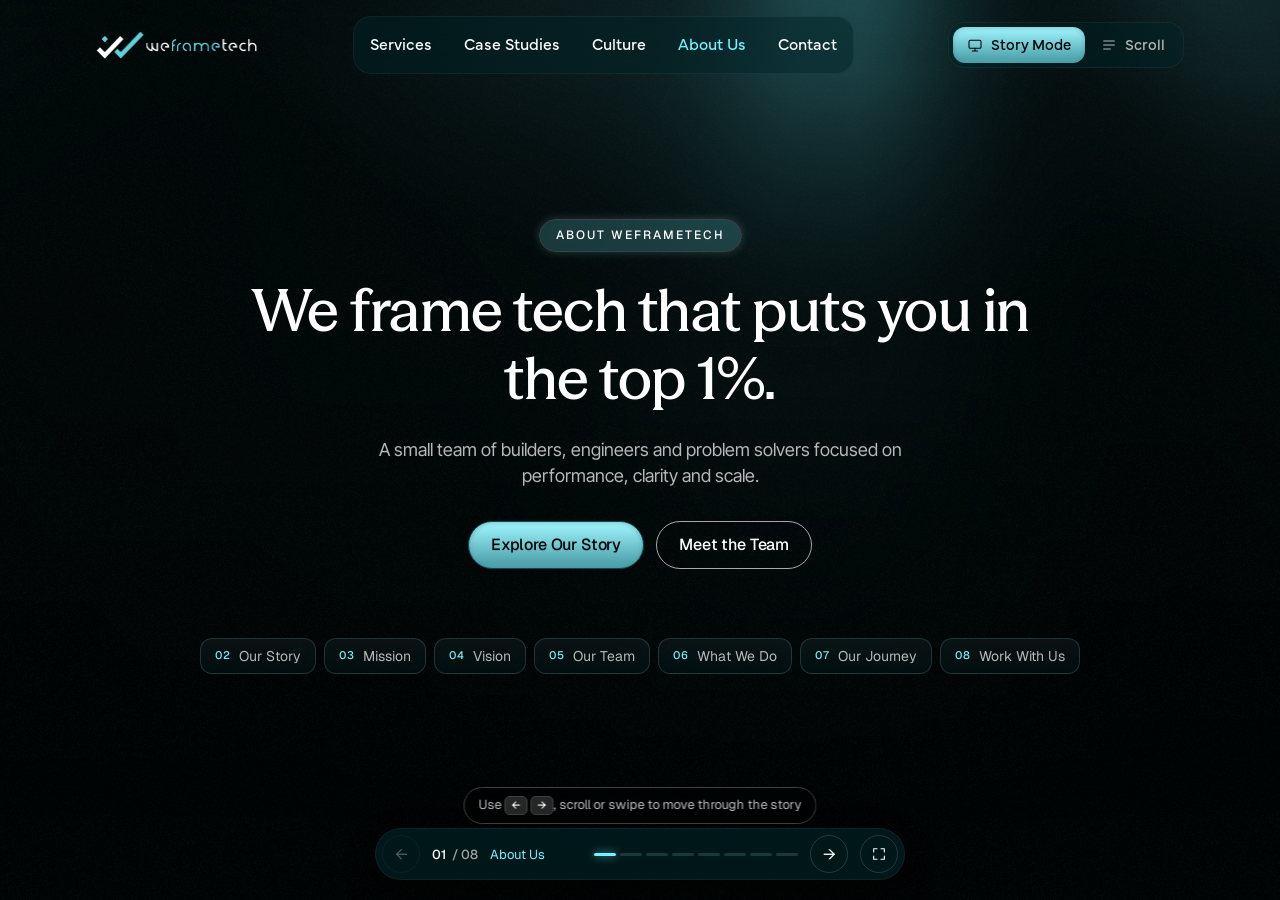
<file: about-us/index.html>
<!doctype html>
<html lang="en">
<head>
<meta charset="utf-8" />
<meta name="viewport" content="width=device-width, initial-scale=1, viewport-fit=cover" />
<title>About Us — Weframetech</title>
<meta name="description" content="Who Weframetech is and why we exist — told as an interactive, slide-by-slide story." />
<link rel="preconnect" href="https://fonts.googleapis.com" />
<link rel="preconnect" href="https://fonts.gstatic.com" crossorigin />
<link href="https://fonts.googleapis.com/css2?family=Geist:wght@400;500;600;700&family=Inter+Tight:wght@400&display=swap" rel="stylesheet" />
<!-- Shared site components (tokens, pills, buttons, glass cards, footer) -->
<link rel="stylesheet" href="../our-culture/styles.css" />
<link rel="stylesheet" href="about.css" />
<script>
  // Choose the view before first paint: saved choice, else Linear on phones and Pitch elsewhere.
  (function () {
    var m = null;
    try { m = localStorage.getItem("wft-about-mode"); } catch (e) {}
    if (m !== "pitch" && m !== "linear") m = window.matchMedia("(max-width: 720px)").matches ? "linear" : "pitch";
    document.documentElement.classList.add("mode-" + m);
  })();
</script>
</head>
<body>

<header class="nav about-nav">
  <div class="nav__inner container">
    <a href="#" class="nav__logo"><img src="../our-culture/assets/logo.png" alt="Weframetech" width="162" height="30" /></a>
    <nav class="nav__links glass-pill" aria-label="Primary">
      <a href="#">Services</a>
      <a href="#">Case Studies</a>
      <a href="../our-culture/index.html">Culture</a>
      <a href="#" class="is-active" aria-current="page">About Us</a>
      <a href="../contact-us/index.html">Contact</a>
    </nav>
    <div class="view-toggle glass-pill" role="group" aria-label="How to view this story">
      <button type="button" data-mode="pitch"><svg viewBox="0 0 24 24" aria-hidden="true"><rect x="3" y="5" width="18" height="12" rx="2"/><path d="M8 21h8M12 17v4"/></svg>Story Mode</button>
      <button type="button" data-mode="linear"><svg viewBox="0 0 24 24" aria-hidden="true"><path d="M4 6h16M4 12h16M4 18h10"/></svg>Scroll</button>
    </div>
  </div>
</header>

<main class="deck" id="deck" aria-roledescription="carousel" aria-label="The Weframetech story">

  <!-- 1 · About Us / Our Story intro -->
  <section class="slide s-intro" id="intro" data-title="About Us" aria-roledescription="slide" aria-label="About Us">
    <img class="slide__glow" src="../our-culture/assets/hero-glow.png" alt="" />
    <div class="slide__inner container">
      <span class="pill pill--accent a-in">About Weframetech</span>
      <h1 class="h-hero a-in">We frame tech that puts you in the top 1%.</h1>
      <p class="lede a-in">A small team of builders, engineers and problem solvers focused on performance, clarity and scale.</p>
      <div class="btn-row a-in">
        <button type="button" class="btn btn--primary" data-next>Explore Our Story</button>
        <a href="#team" class="btn btn--ghost">Meet the Team</a>
      </div>
      <ol class="chapters a-in" id="chapters" aria-label="Chapters"></ol>
    </div>
  </section>

  <!-- 2 · Our Story (two build steps: the problem → the answer) -->
  <section class="slide s-story" id="story" data-title="Our Story" data-steps="2" data-step="0" aria-roledescription="slide" aria-label="Our Story">
    <div class="slide__inner container split">
      <div class="split__copy">
        <span class="pill a-in">Our story</span>
        <div class="swap a-in">
          <div class="swap__item" data-for="0">
            <h2 class="h-section">We kept meeting great products held back by their stack.</h2>
            <p class="body">Slow pages, monolithic platforms, broken integrations and years of tech debt. Teams knew what they wanted to build. Their systems wouldn’t let them.</p>
          </div>
          <div class="swap__item" data-for="1">
            <h2 class="h-section">So we started framing a better one.</h2>
            <p class="body">Weframe Tech was founded to move teams onto open, composable, headless stacks that are fast by default, easy to change and built to scale.</p>
          </div>
        </div>
        <div class="seg a-in" aria-hidden="true"><span data-for="0">The problem</span><span data-for="1">Our answer</span></div>
      </div>
      <div class="glass-frame story-card a-in">
        <div class="glass-frame__inner story-card__inner">
          <div class="story-card__head">
            <span class="ico-tile ico-tile--sm"><img src="../our-culture/assets/stars.svg" alt="" width="22" height="22" /></span>
            <p class="story-card__label"><span data-for="0">What teams told us</span><span data-for="1">What we build instead</span></p>
          </div>
          <div class="cloud" id="cloud"></div>
        </div>
      </div>
    </div>
  </section>

  <!-- 3 · Mission -->
  <section class="slide s-mission" id="mission" data-title="Mission" aria-roledescription="slide" aria-label="Mission">
    <img class="slide__glow slide__glow--left" src="../our-culture/assets/hero-glow.png" alt="" />
    <div class="slide__inner container">
      <article class="card card--glow statement a-in">
        <div class="card__inner statement__inner">
          <div class="statement__top">
            <span class="pill pill--accent">Our mission</span>
            <span class="statement__num">01</span>
          </div>
          <p class="statement__text">We help organisations build <mark>scalable</mark>, <mark>flexible</mark> and <mark>future-ready</mark> solution ecosystems using open-source composable technologies.</p>
          <div class="statement__tags">
            <span class="tag">Open source</span><span class="tag">Composable</span><span class="tag">Headless</span><span class="tag">Built to scale</span>
          </div>
        </div>
      </article>
    </div>
  </section>

  <!-- 4 · Vision -->
  <section class="slide s-vision" id="vision" data-title="Vision" aria-roledescription="slide" aria-label="Vision">
    <img class="slide__glow slide__glow--right" src="../our-culture/assets/hero-glow.png" alt="" />
    <div class="slide__inner container split split--vision">
      <div class="split__copy">
        <span class="pill pill--accent a-in">Our vision</span>
        <p class="statement__text statement__text--left a-in">To become a global leader in open-source composable solutions, shaping the future of how modern tech stacks are <mark>built &amp; connected</mark>.</p>
      </div>
      <div class="stack-map a-in" aria-hidden="true">
        <svg class="stack-map__lines" viewBox="0 0 520 440" preserveAspectRatio="none">
          <path d="M260 220 L90 70" /><path d="M260 220 L430 70" /><path d="M260 220 L60 230" /><path d="M260 220 L460 230" /><path d="M260 220 L120 380" /><path d="M260 220 L400 380" />
        </svg>
        <span class="node node--core" style="--x:50%;--y:50%"><b>Composable core</b><small>APIs · events · edge</small></span>
        <span class="node" style="--x:17%;--y:16%;--n:0">Headless CMS</span>
        <span class="node" style="--x:83%;--y:16%;--n:1">Commerce</span>
        <span class="node" style="--x:11%;--y:52%;--n:2">Search</span>
        <span class="node" style="--x:89%;--y:52%;--n:3">Frontend</span>
        <span class="node" style="--x:23%;--y:86%;--n:4">Payments</span>
        <span class="node" style="--x:77%;--y:86%;--n:5">Analytics</span>
      </div>
    </div>
  </section>

  <!-- 5 · Our Team -->
  <section class="slide s-team" id="team" data-title="Our Team" aria-roledescription="slide" aria-label="Our Team">
    <div class="slide__inner container">
      <div class="section-head a-in">
        <div>
          <span class="pill pill--bold">Our team</span>
          <h2 class="h-section">The people who frame it all.</h2>
        </div>
        <a href="../our-culture/index.html#team" class="btn btn--outline">Meet Our Team</a>
      </div>
      <div class="founders">
        <article class="card card--glow founder a-in">
          <div class="card__inner">
            <div class="founder__photo"><img src="../our-culture/assets/leader-2.png" alt="Vipul" /></div>
            <div class="founder__fade"></div>
            <div class="founder__info"><h3>Vipul</h3><p>Founder | CSO</p></div>
          </div>
        </article>
        <article class="card card--glow founder a-in">
          <div class="card__inner">
            <div class="founder__photo"><img src="../our-culture/assets/leader-1.png" alt="Bishen" /></div>
            <div class="founder__fade"></div>
            <div class="founder__info"><h3>Bishen</h3><p>Co-Founder | CEO</p></div>
          </div>
        </article>
        <article class="card card--glow founder a-in">
          <div class="card__inner">
            <div class="founder__photo"><img src="../our-culture/assets/leader-3.png" alt="Sambit" /></div>
            <div class="founder__fade"></div>
            <div class="founder__info"><h3>Sambit</h3><p>Co-Founder | CTO</p></div>
          </div>
        </article>
      </div>
    </div>
  </section>

  <!-- 6 · What We Do -->
  <section class="slide s-do" id="what-we-do" data-title="What We Do" aria-roledescription="slide" aria-label="What We Do">
    <div class="slide__inner container">
      <div class="section-head a-in">
        <div>
          <span class="pill">What we do</span>
          <h2 class="h-section">Design, build and run the stack behind your product.</h2>
        </div>
        <a href="#" class="btn btn--outline">Explore Services</a>
      </div>
      <div class="how services">
        <a href="#" class="how__item a-in"><span class="ico-tile"><svg viewBox="0 0 24 24"><path d="M4 7h16l-1.5 9h-13L4 7Zm4 13a1 1 0 1 0 0-2 1 1 0 0 0 0 2Zm8 0a1 1 0 1 0 0-2 1 1 0 0 0 0 2ZM8 7l2-3h4l2 3"/></svg></span><h3>Headless Ecom</h3><p>Composable storefronts on Medusa, Shopify and custom APIs.</p></a>
        <a href="#" class="how__item a-in"><span class="ico-tile"><svg viewBox="0 0 24 24"><rect x="3" y="4" width="18" height="16" rx="2"/><path d="M3 9h18M8 14h4"/></svg></span><h3>UI/UX Designing</h3><p>Product and web design that engineering can actually ship.</p></a>
        <a href="#" class="how__item a-in"><span class="ico-tile"><svg viewBox="0 0 24 24"><path d="m13 3-8 11h6l-1 7 8-11h-6l1-7Z"/></svg></span><h3>Jamstack Development</h3><p>Fast, secure sites with headless CMS and edge rendering.</p></a>
        <a href="#" class="how__item a-in"><span class="ico-tile"><svg viewBox="0 0 24 24"><path d="M12 3v3M12 18v3M3 12h3M18 12h3M5.6 5.6l2.1 2.1M16.3 16.3l2.1 2.1M5.6 18.4l2.1-2.1M16.3 7.7l2.1-2.1"/><circle cx="12" cy="12" r="3"/></svg></span><h3>CTO as a Service</h3><p>Architecture, hiring and technical direction when you need it.</p></a>
        <a href="#" class="how__item a-in"><span class="ico-tile"><svg viewBox="0 0 24 24"><path d="M5 19c5-1 9-5 11-11l3-3-1 4c-2 6-6 9-11 11l-2-1Z M9 15l-3 3"/></svg></span><h3>MVP &amp; POC Development</h3><p>From idea to a working product in weeks, not quarters.</p></a>
        <a href="#" class="how__item a-in"><span class="ico-tile"><svg viewBox="0 0 24 24"><path d="m8 7-5 5 5 5M16 7l5 5-5 5M14 4l-4 16"/></svg></span><h3>Custom Software</h3><p>Integrations, internal tools and platforms built to fit.</p></a>
      </div>
    </div>
  </section>

  <!-- 7 · Our Journey / Milestones -->
  <section class="slide s-journey" id="journey" data-title="Our Journey" aria-roledescription="slide" aria-label="Our Journey">
    <img class="slide__glow" src="../our-culture/assets/hero-glow.png" alt="" />
    <div class="slide__inner container">
      <div class="section-head a-in">
        <div>
          <span class="pill">Our journey</span>
          <h2 class="h-section">How we got here.</h2>
        </div>
      </div>
      <div class="journey glass-frame a-in">
        <div class="glass-frame__inner journey__inner">
          <ol class="milestones" id="milestones"></ol>
          <div class="worldwide">
            <p class="worldwide__label">Shipping worldwide</p>
            <div class="clients">
              <span class="client"><img src="assets/logo-certifyos.png" alt="" /><span><b>CertifyOS</b><small>Glasgow, UK</small></span></span>
              <span class="client"><span class="client__sl"><img src="assets/logo-skinlaundry.png" alt="" /></span><span><b>Skin Laundry</b><small>California, USA</small></span></span>
              <span class="client"><img src="assets/logo-catalyser.png" alt="" /><span><b>Catalyser</b><small>Melbourne, Australia</small></span></span>
            </div>
          </div>
        </div>
      </div>
    </div>
  </section>

  <!-- 8 · Final slide -->
  <section class="slide s-final" id="contact" data-title="Work With Us" aria-roledescription="slide" aria-label="Work With Us">
    <img class="slide__glow" src="../our-culture/assets/hero-glow.png" alt="" />
    <div class="slide__inner container">
      <div class="cta-band a-in">
        <div class="cta-band__inner final">
          <span class="pill pill--accent">Let’s talk</span>
          <h2 class="h-final">You’ve seen how we frame tech. Let’s frame yours.</h2>
          <p class="body">Tell us where you want your product to be. We’ll build the stack that gets you there.</p>
          <div class="btn-row">
            <a href="#" class="btn btn--primary">Work With Us</a>
            <a href="#" class="btn btn--ghost">Contact Us</a>
          </div>
        </div>
      </div>
    </div>
  </section>
</main>

<!-- Story-mode controls -->
<div class="controls glass-pill" aria-label="Slide controls">
  <button type="button" class="ctl-btn" id="ctl-prev" aria-label="Previous slide">←</button>
  <p class="controls__label"><span id="ctl-num">01</span><span class="controls__of">/ <span id="ctl-total">08</span></span><span class="controls__title" id="ctl-title">About Us</span></p>
  <div class="controls__progress" id="ctl-progress" role="tablist" aria-label="Go to slide"></div>
  <button type="button" class="ctl-btn" id="ctl-next" aria-label="Next slide">→</button>
  <button type="button" class="ctl-btn" id="ctl-fs" aria-label="Toggle full screen"><svg viewBox="0 0 24 24" aria-hidden="true"><path d="M4 9V4h5M20 9V4h-5M4 15v5h5M20 15v5h-5"/></svg></button>
</div>
<p class="key-hint" id="key-hint">Use <kbd>←</kbd> <kbd>→</kbd>, scroll or swipe to move through the story</p>
<div class="sr-only" aria-live="polite" id="live"></div>

<footer class="footer">
  <div class="container">
    <div class="footer__top">
      <div class="footer__brand">
        <img src="../our-culture/assets/logo-mark.svg" alt="Weframetech" width="60" height="60" />
        <p class="footer__pitch"><span>Interested working together ?</span> trying out our platform or contact us.</p>
      </div>
      <div class="footer__cols">
        <div><p class="footer__h">Services</p><a href="#">Headless Ecom</a><a href="#">UI/UX Designing</a><a href="#">CTO as a Service</a><a href="#">Jamstack Development</a><a href="#">MVP &amp; POC Development</a><a href="#">Custom Software Development</a></div>
        <div><p class="footer__h">About</p><a href="#">Blogs</a><a href="#">About us</a><a href="../our-culture/index.html">Our Culture</a><a href="#">Case Studies</a></div>
        <div><p class="footer__h">Help</p><a href="../our-culture/index.html#careers">Careers</a><a href="#">Contact Us</a><a href="#">Book a Call</a></div>
      </div>
    </div>
    <p class="footer__word" aria-hidden="true">Weframetech</p>
    <div class="footer__bottom"><span>@2026 All Right Reserved</span><span>Powered by <em>directus</em></span></div>
  </div>
</footer>

<script src="about.js"></script>
</body>
</html>
</file>
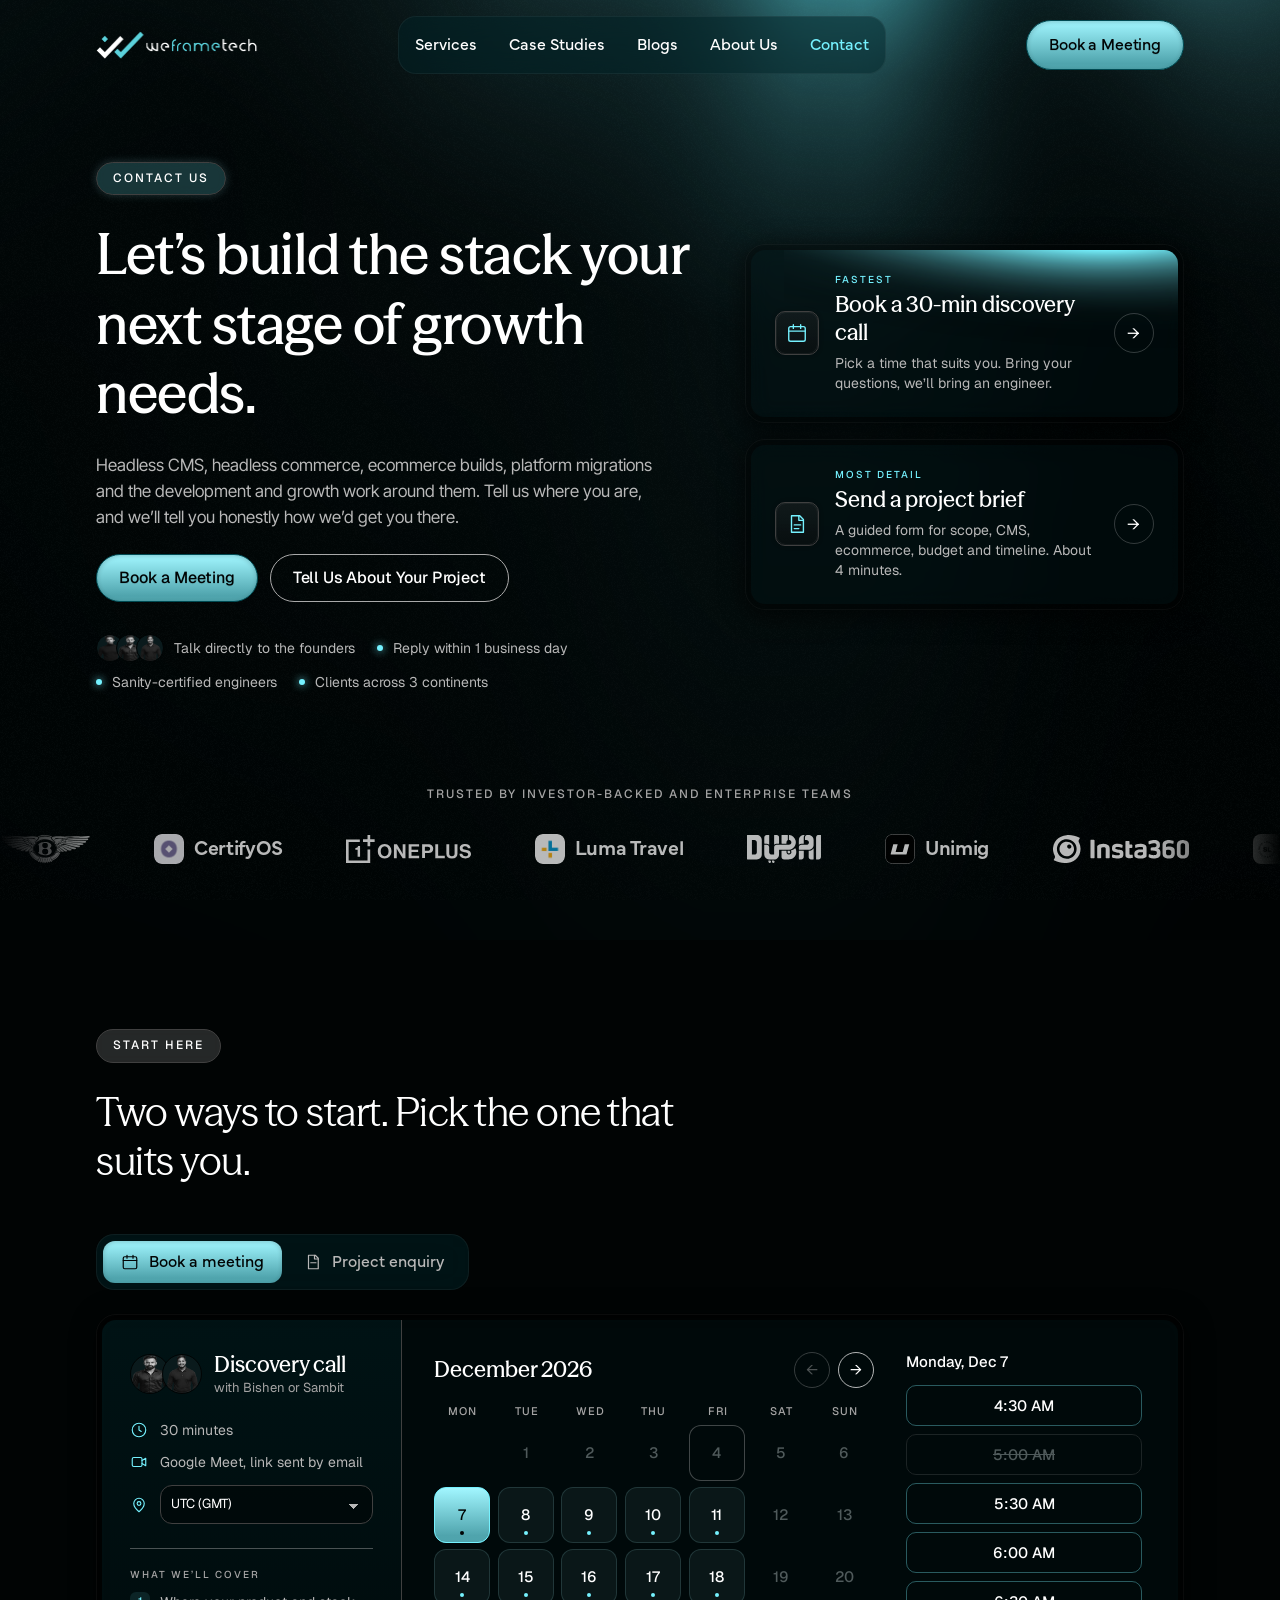
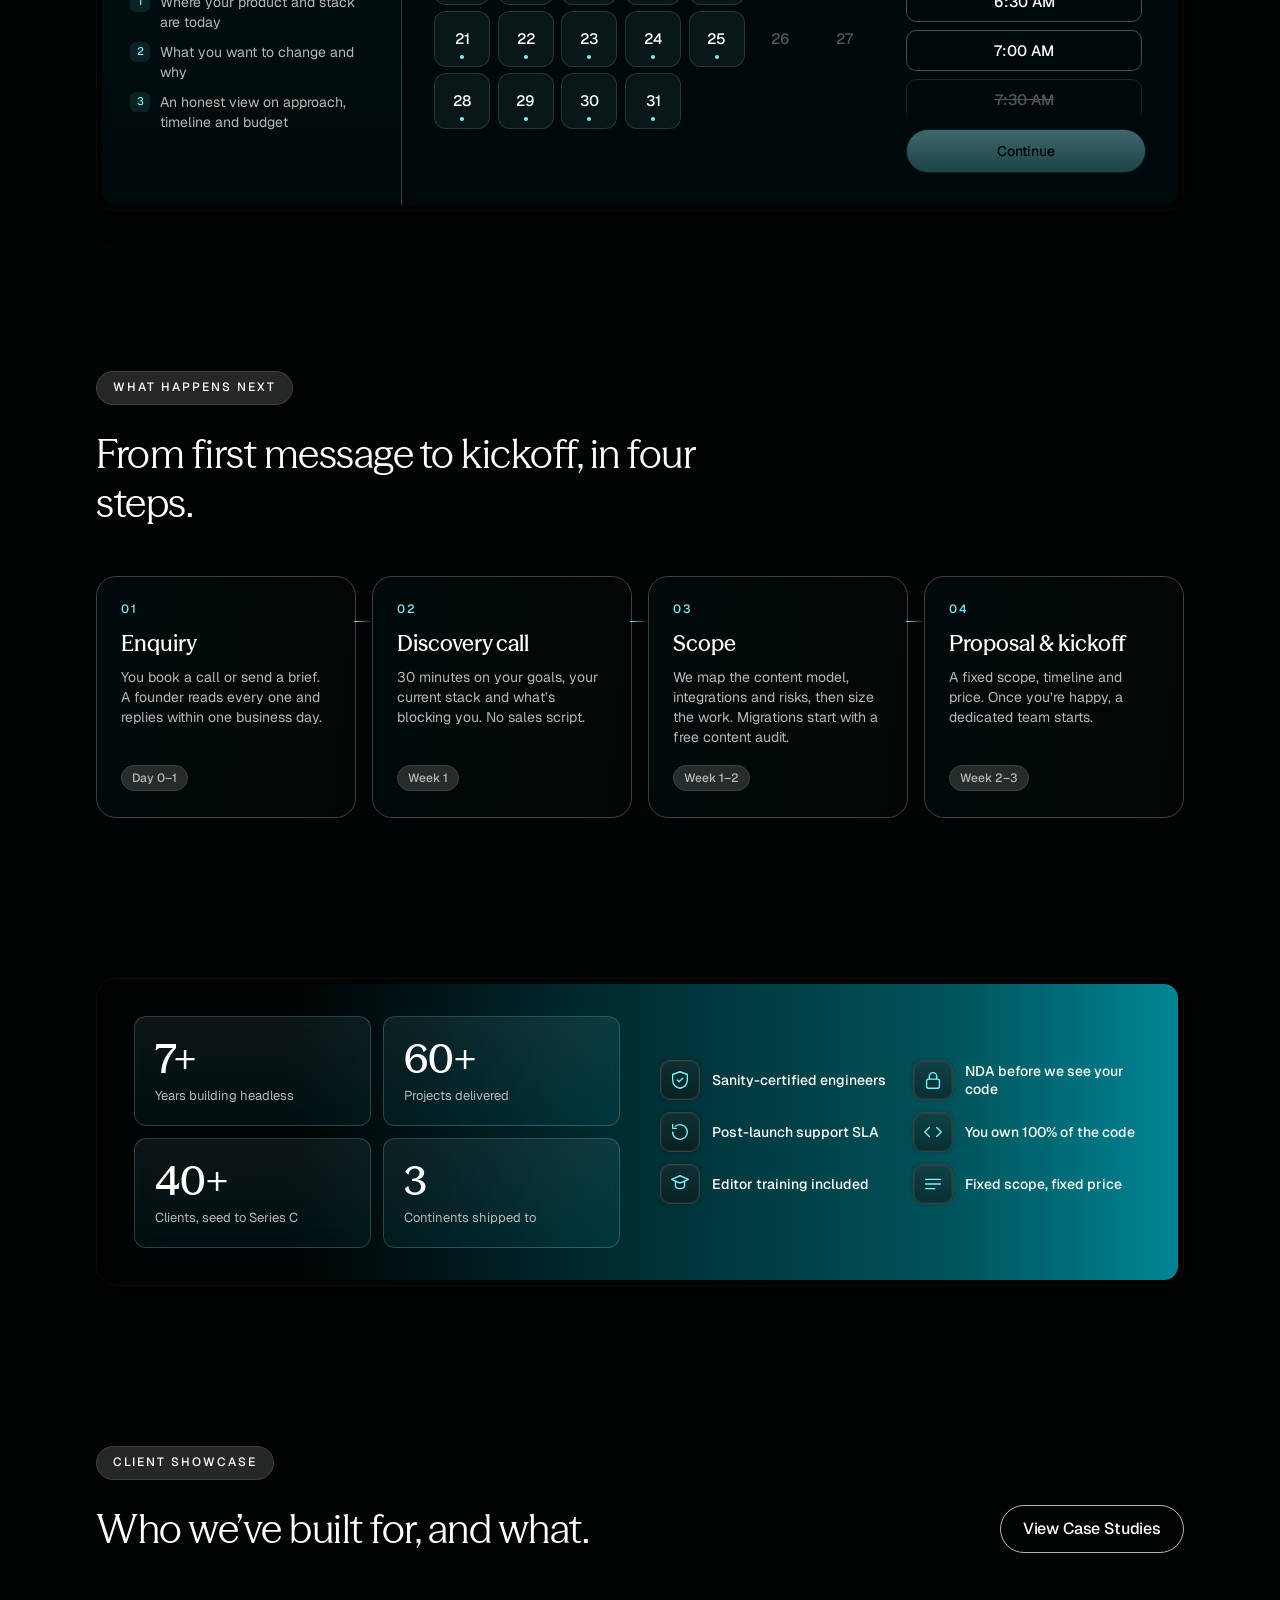
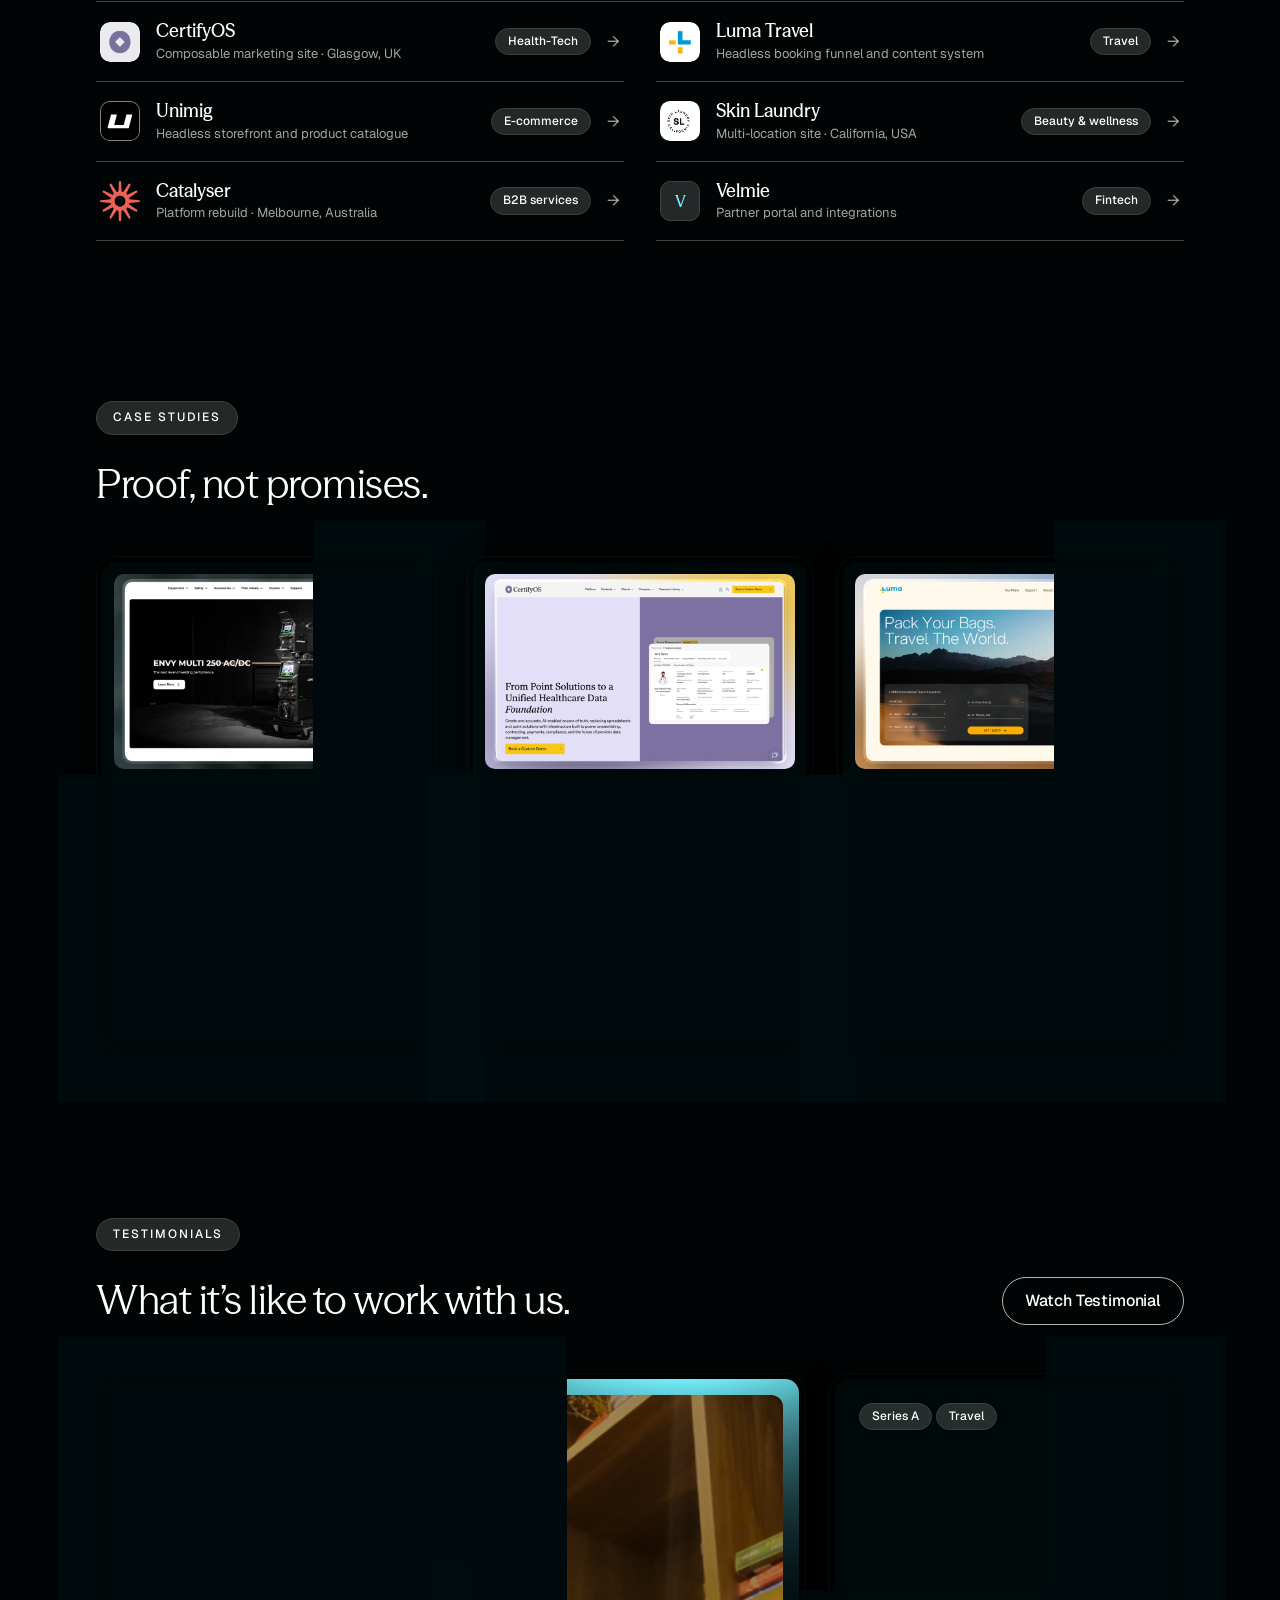
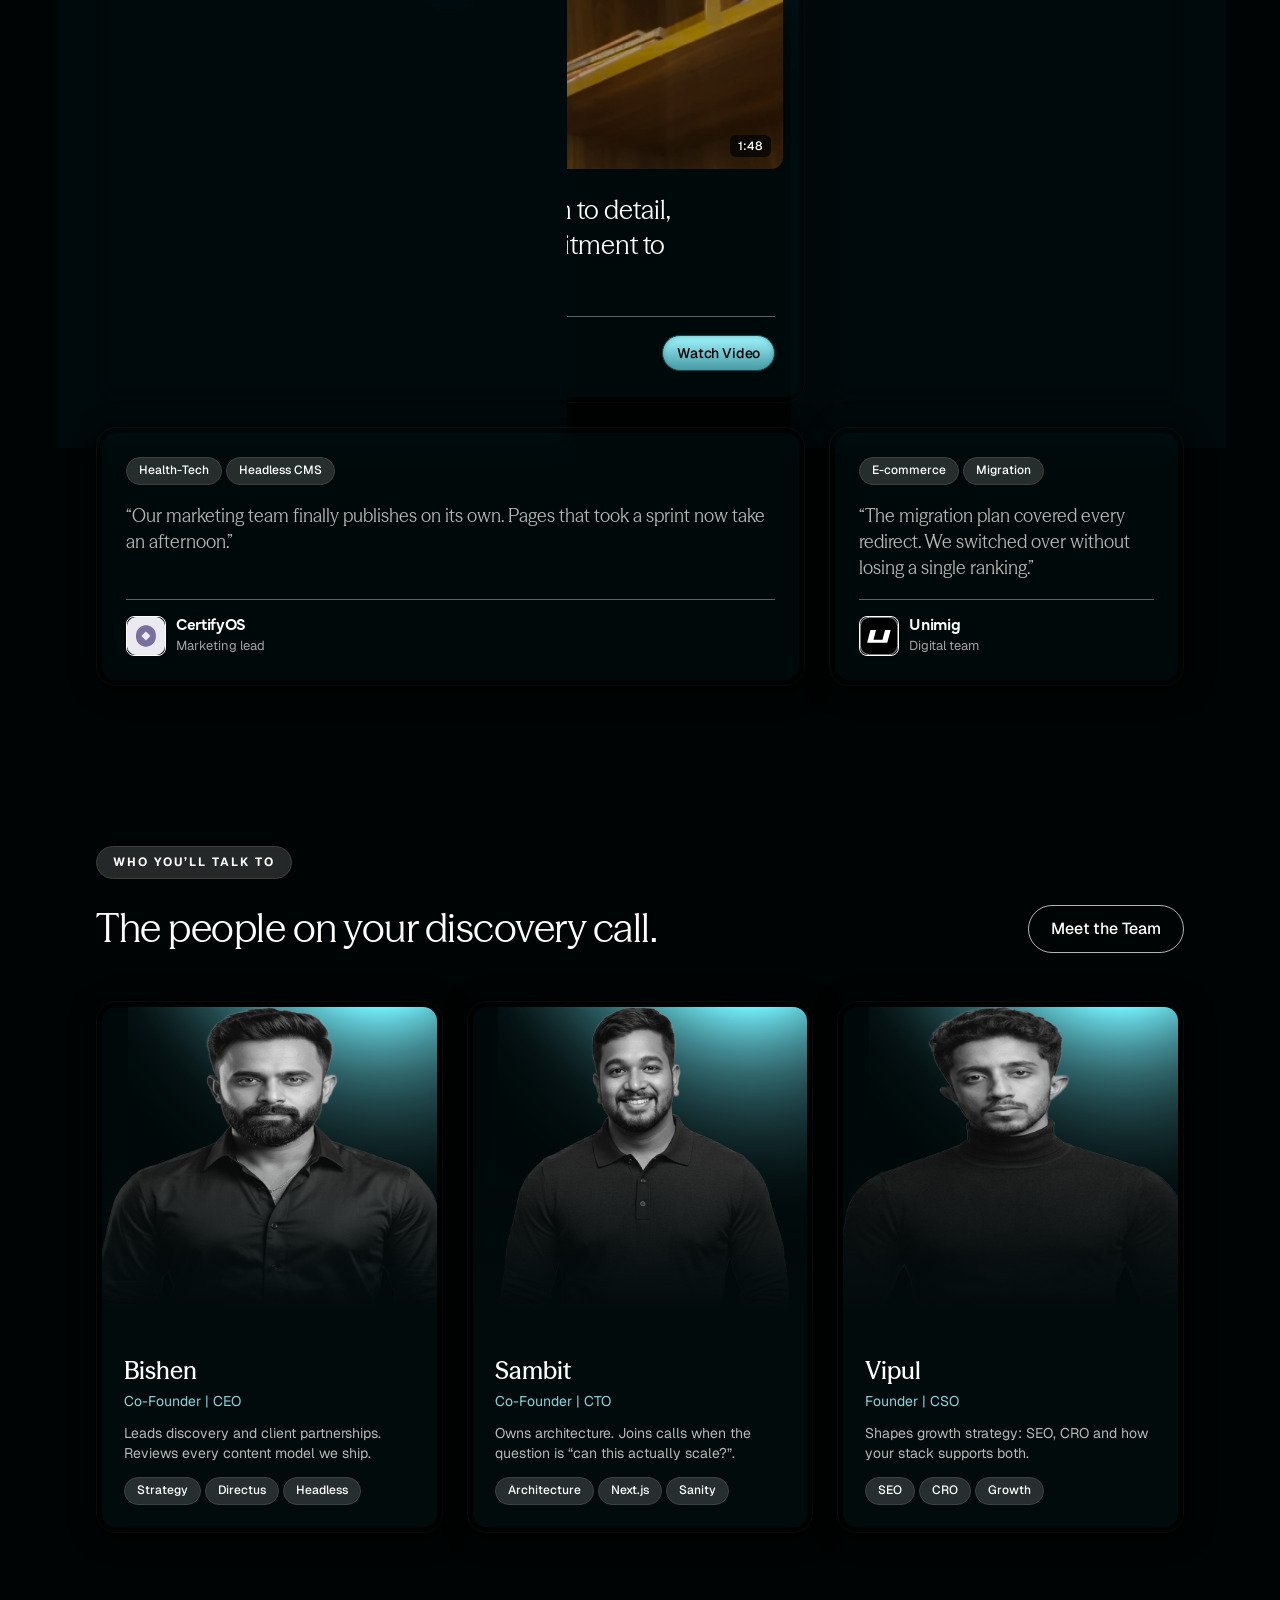
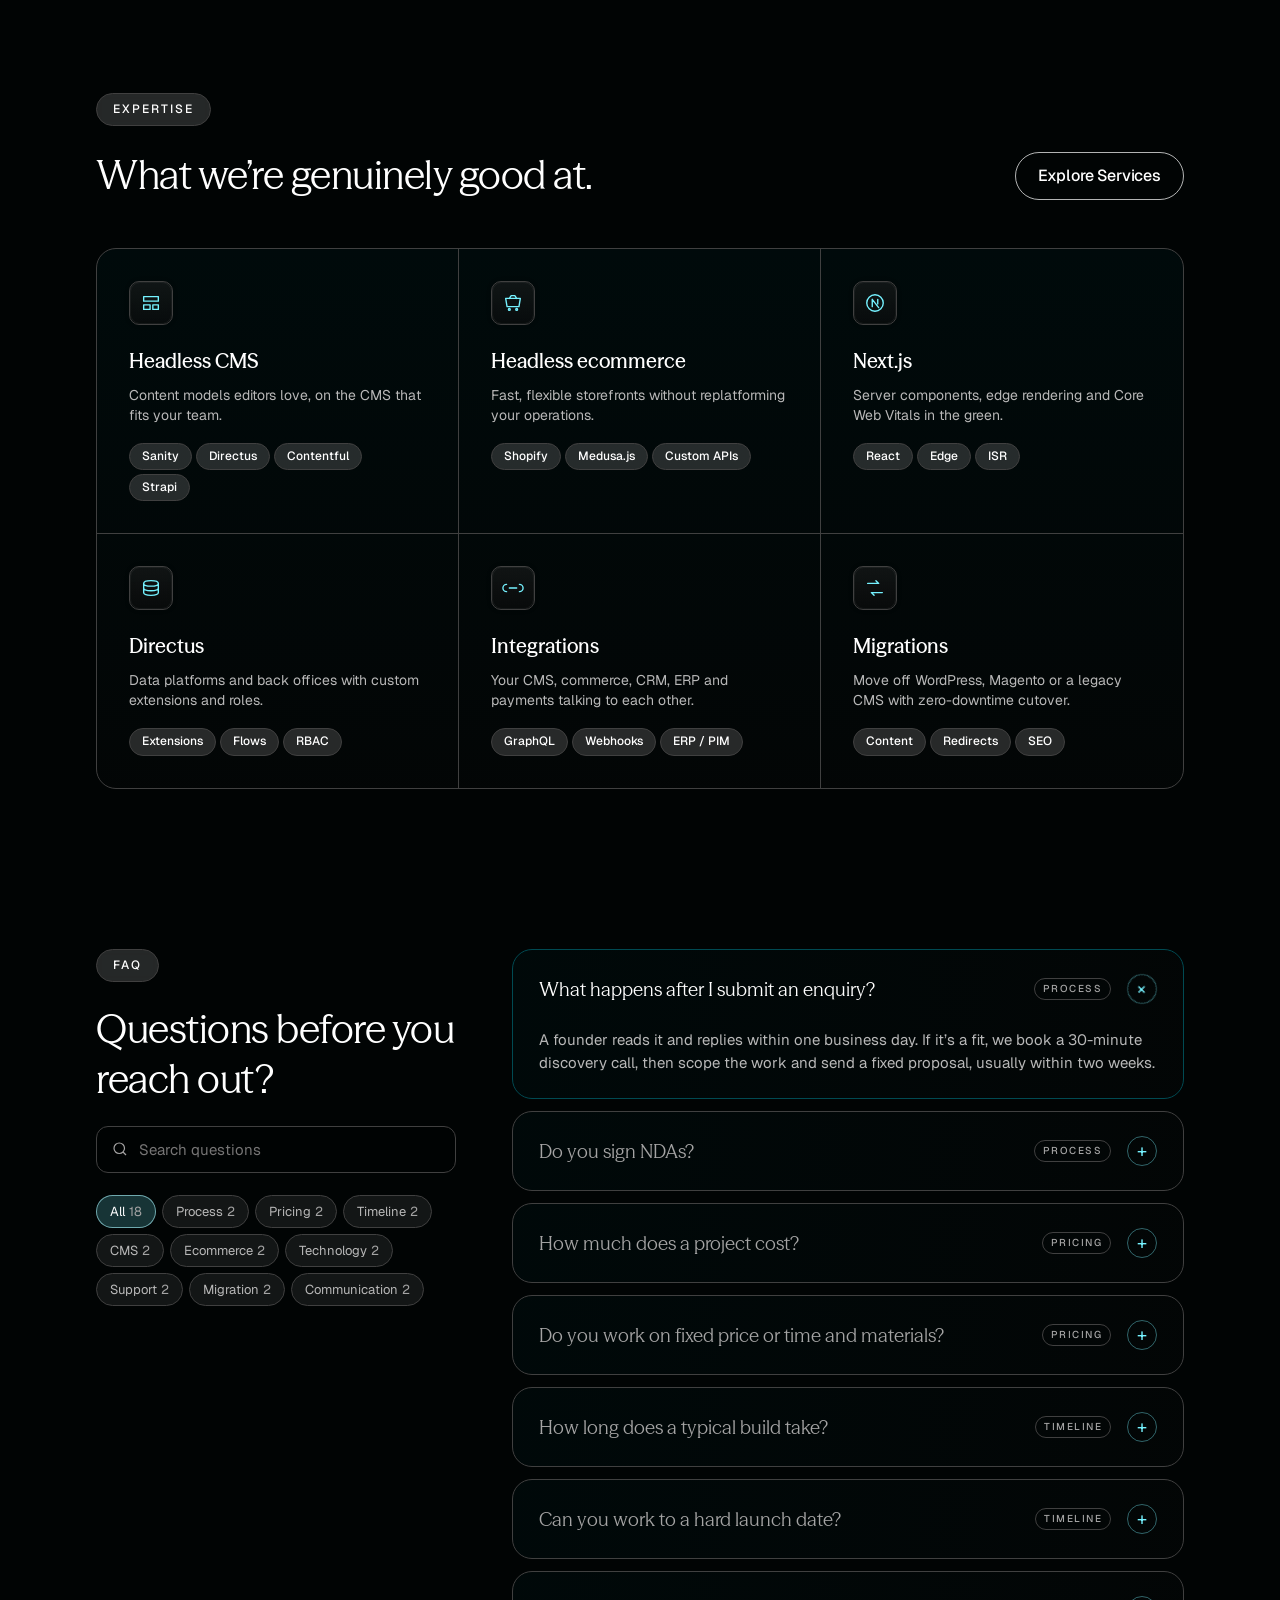
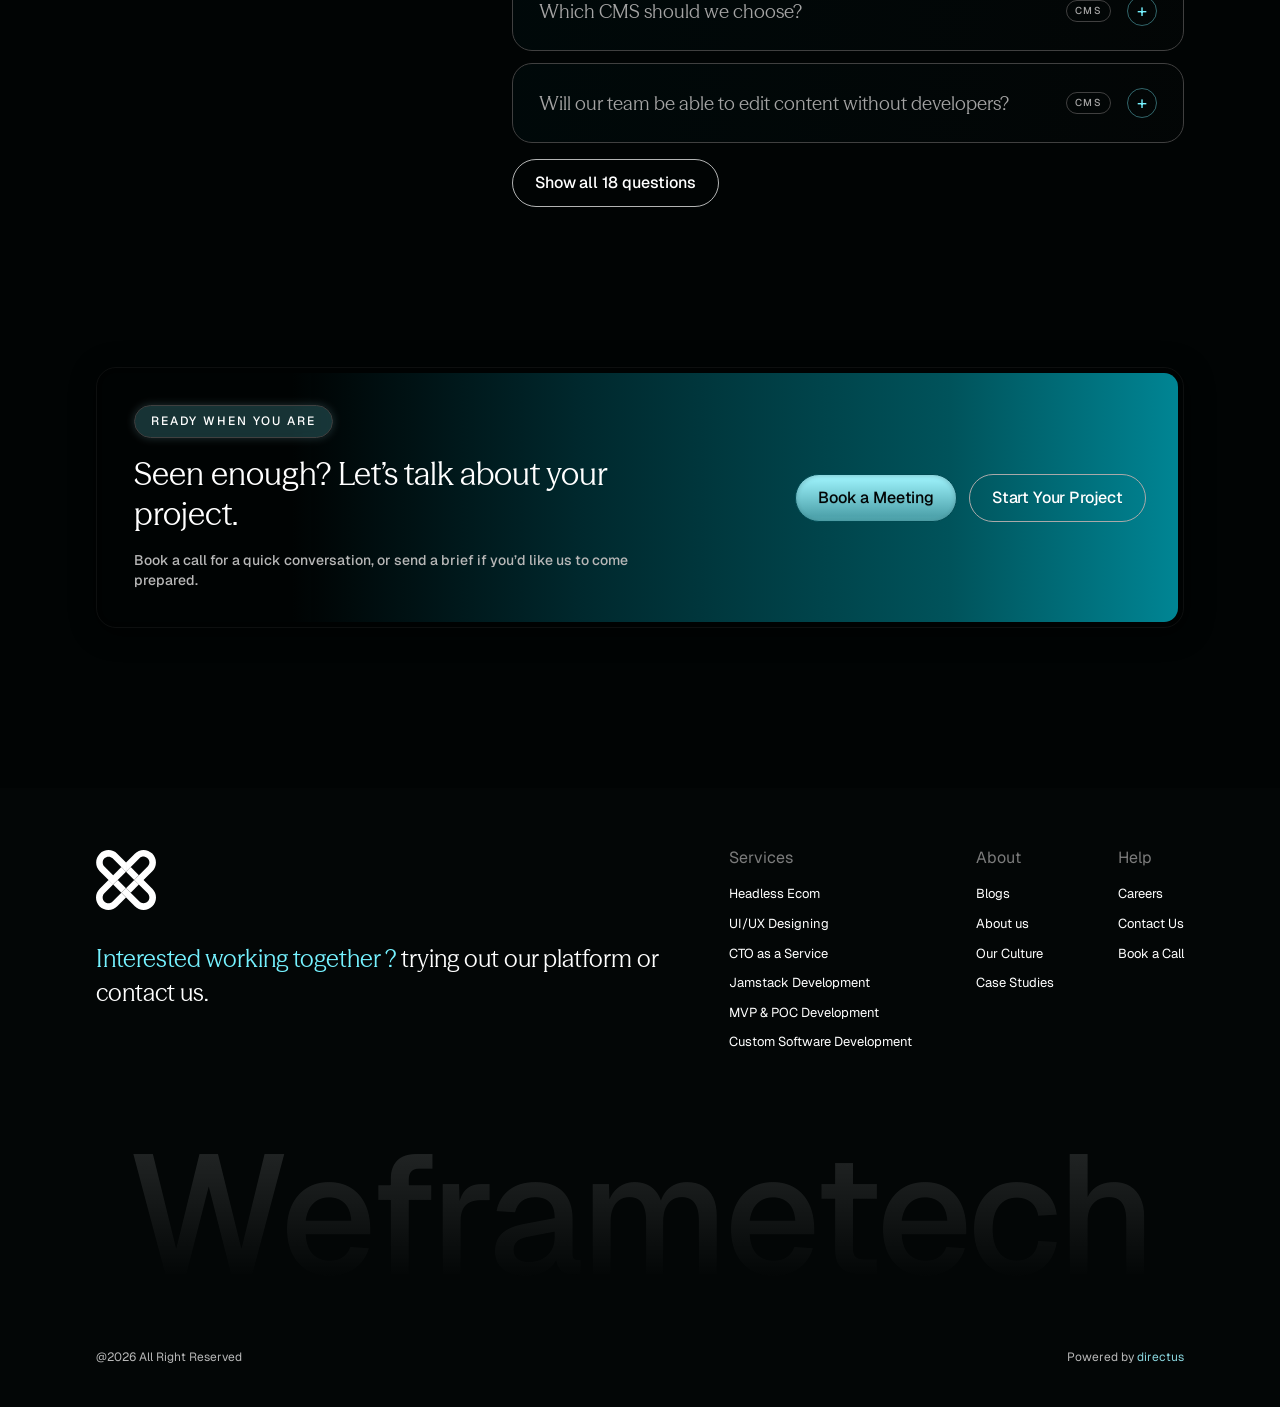
<file: contact-us/index.html>
<!doctype html>
<html lang="en">
<head>
<meta charset="utf-8" />
<meta name="viewport" content="width=device-width, initial-scale=1" />
<title>Contact Us — Weframetech</title>
<meta name="description" content="Book a meeting or tell us about your CMS, headless commerce, migration or growth project." />
<link rel="preconnect" href="https://fonts.googleapis.com" />
<link rel="preconnect" href="https://fonts.gstatic.com" crossorigin />
<link href="https://fonts.googleapis.com/css2?family=Geist:wght@400;500;600;700&family=Inter+Tight:wght@400&display=swap" rel="stylesheet" />
<!-- Shared site components (tokens, pills, buttons, glass cards, footer) -->
<link rel="stylesheet" href="../our-culture/styles.css" />
<link rel="stylesheet" href="contact.css" />
</head>
<body>
<div class="page-bg" aria-hidden="true"><img class="page-bg__glow" src="../our-culture/assets/hero-glow.png" alt="" /></div>

<header class="nav" id="top">
  <div class="nav__inner container">
    <a href="#" class="nav__logo"><img src="../our-culture/assets/logo.png" alt="Weframetech" width="162" height="30" /></a>
    <nav class="nav__links glass-pill" aria-label="Primary">
      <a href="#">Services</a>
      <a href="#">Case Studies</a>
      <a href="#">Blogs</a>
      <a href="../about-us/index.html">About Us</a>
      <a href="#" class="is-active" aria-current="page">Contact</a>
    </nav>
    <a href="#book" class="btn btn--primary btn--nav" data-open-tab="book">Book a Meeting</a>
  </div>
</header>

<main>
<!-- HERO -->
<section class="c-hero">
  <div class="container c-hero__grid">
    <div class="c-hero__copy">
      <span class="pill pill--accent reveal">Contact us</span>
      <h1 class="h-hero c-hero__title reveal">Let’s build the stack your next stage of growth needs.</h1>
      <p class="c-hero__lede reveal">Headless CMS, headless commerce, ecommerce builds, platform migrations and the development and growth work around them. Tell us where you are, and we’ll tell you honestly how we’d get you there.</p>
      <div class="btn-row btn-row--left reveal">
        <a href="#book" class="btn btn--primary" data-open-tab="book">Book a Meeting</a>
        <a href="#enquiry" class="btn btn--ghost" data-open-tab="enquiry">Tell Us About Your Project</a>
      </div>
      <ul class="trust-mini reveal">
        <li><span class="avatars"><img src="../our-culture/assets/leader-2.png" alt="" /><img src="../our-culture/assets/leader-1.png" alt="" /><img src="../our-culture/assets/leader-3.png" alt="" /></span>Talk directly to the founders</li>
        <li><i class="dot"></i>Reply within 1 business day</li>
        <li><i class="dot"></i>Sanity-certified engineers</li>
        <li><i class="dot"></i>Clients across 3 continents</li>
      </ul>
    </div>

    <div class="paths reveal">
      <a href="#book" class="card card--glow path" data-open-tab="book">
        <div class="card__inner">
          <span class="ico-tile"><svg viewBox="0 0 24 24"><rect x="3" y="5" width="18" height="16" rx="2"/><path d="M3 10h18M8 3v4M16 3v4"/></svg></span>
          <div>
            <p class="path__k">Fastest</p>
            <h2 class="path__t">Book a 30-min discovery call</h2>
            <p class="path__d">Pick a time that suits you. Bring your questions, we’ll bring an engineer.</p>
          </div>
          <span class="path__go" aria-hidden="true">→</span>
        </div>
      </a>
      <a href="#enquiry" class="card path" data-open-tab="enquiry">
        <div class="card__inner">
          <span class="ico-tile"><svg viewBox="0 0 24 24"><path d="M6 3h9l4 4v14H6V3Z"/><path d="M14 3v5h5M9 13h7M9 17h5"/></svg></span>
          <div>
            <p class="path__k">Most detail</p>
            <h2 class="path__t">Send a project brief</h2>
            <p class="path__d">A guided form for scope, CMS, ecommerce, budget and timeline. About 4 minutes.</p>
          </div>
          <span class="path__go" aria-hidden="true">→</span>
        </div>
      </a>
    </div>
  </div>
</section>

<!-- CLIENT LOGOS / TRUST BAR -->
<section class="logos" aria-label="Companies we have worked with">
  <p class="logos__label">Trusted by investor-backed and enterprise teams</p>
  <div class="marquee"><div class="marquee__track" id="marquee"></div></div>
</section>

<!-- MEETING BOOKING + CUSTOM PROJECT FORM -->
<section class="section start" id="start">
  <span class="anchor" id="book"></span><span class="anchor" id="enquiry"></span>
  <div class="container">
    <div class="section-head">
      <div>
        <span class="pill">Start here</span>
        <h2 class="h-section">Two ways to start. Pick the one that suits you.</h2>
      </div>
    </div>

    <div class="start-tabs glass-pill" role="tablist" aria-label="Contact options">
      <button role="tab" id="tab-book" aria-controls="panel-book" aria-selected="true" class="start-tab is-active" data-tab="book">
        <svg viewBox="0 0 24 24" aria-hidden="true"><rect x="3" y="5" width="18" height="16" rx="2"/><path d="M3 10h18M8 3v4M16 3v4"/></svg>Book a meeting
      </button>
      <button role="tab" id="tab-enquiry" aria-controls="panel-enquiry" aria-selected="false" class="start-tab" data-tab="enquiry">
        <svg viewBox="0 0 24 24" aria-hidden="true"><path d="M6 3h9l4 4v14H6V3Z"/><path d="M14 3v5h5M9 13h7"/></svg>Project enquiry
      </button>
    </div>

    <!-- Booking -->
    <div class="glass-frame panel" id="panel-book" role="tabpanel" aria-labelledby="tab-book">
      <div class="glass-frame__inner booking">
        <aside class="booking__info">
          <div class="host">
            <span class="avatars avatars--lg"><img src="../our-culture/assets/leader-1.png" alt="" /><img src="../our-culture/assets/leader-3.png" alt="" /></span>
            <div><p class="host__name">Discovery call</p><p class="host__meta">with Bishen or Sambit</p></div>
          </div>
          <ul class="facts">
            <li><svg viewBox="0 0 24 24"><circle cx="12" cy="12" r="9"/><path d="M12 7v5l3 2"/></svg>30 minutes</li>
            <li><svg viewBox="0 0 24 24"><rect x="3" y="6" width="13" height="12" rx="2"/><path d="m16 10 5-3v10l-5-3"/></svg>Google Meet, link sent by email</li>
            <li><svg viewBox="0 0 24 24"><path d="M12 21s7-6 7-11a7 7 0 1 0-14 0c0 5 7 11 7 11Z"/><circle cx="12" cy="10" r="2.5"/></svg>
              <label class="tz"><span class="sr-only">Time zone</span><select id="tz"></select></label></li>
          </ul>
          <div class="agenda">
            <p class="agenda__h">What we’ll cover</p>
            <ol>
              <li>Where your product and stack are today</li>
              <li>What you want to change and why</li>
              <li>An honest view on approach, timeline and budget</li>
            </ol>
          </div>
        </aside>

        <div class="booking__main" id="booking-main">
          <!-- Step 1: date + time -->
          <div class="bstep is-active" data-bstep="1">
            <div class="cal">
              <div class="cal__head">
                <p class="cal__month" id="cal-month" aria-live="polite"></p>
                <div class="cal__nav">
                  <button type="button" class="icon-btn icon-btn--sm" id="cal-prev" aria-label="Previous month">←</button>
                  <button type="button" class="icon-btn icon-btn--sm" id="cal-next" aria-label="Next month">→</button>
                </div>
              </div>
              <div class="cal__dow" aria-hidden="true"><span>Mon</span><span>Tue</span><span>Wed</span><span>Thu</span><span>Fri</span><span>Sat</span><span>Sun</span></div>
              <div class="cal__grid" id="cal-grid" role="grid" aria-label="Choose a date"></div>
            </div>
            <div class="slots">
              <p class="slots__date" id="slots-date">Choose a date</p>
              <div class="slots__list" id="slots" role="listbox" aria-label="Available times"><p class="slots__empty">Available times show up here.</p></div>
              <button type="button" class="btn btn--primary btn--block" id="to-details" disabled>Continue</button>
            </div>
          </div>

          <!-- Step 2: details -->
          <form class="bstep" data-bstep="2" id="booking-form" novalidate>
            <button type="button" class="back-link" data-bback>← Change time</button>
            <p class="picked" id="picked"></p>
            <div class="fgrid">
              <label class="field"><span>Full name *</span><input name="name" required autocomplete="name" /></label>
              <label class="field"><span>Work email *</span><input name="email" type="email" required autocomplete="email" /></label>
              <label class="field"><span>Company *</span><input name="company" required autocomplete="organization" /></label>
              <label class="field"><span>Website</span><input name="website" type="url" placeholder="https://" autocomplete="url" /></label>
              <label class="field field--full"><span>What would you like to discuss?</span><textarea name="topic" rows="3" placeholder="e.g. Migrating from WordPress to Sanity before Q1"></textarea></label>
            </div>
            <button type="submit" class="btn btn--primary">Book Meeting</button>
          </form>

          <!-- Step 3: confirmed -->
          <div class="bstep done" data-bstep="3" tabindex="-1">
            <span class="done__check" aria-hidden="true"><svg viewBox="0 0 24 24"><path d="m5 12 5 5 9-10"/></svg></span>
            <h3 class="done__t">You’re booked.</h3>
            <p class="done__d" id="booked-summary"></p>
            <div class="btn-row">
              <button type="button" class="btn btn--outline" id="ics">Add to calendar</button>
              <button type="button" class="btn btn--ghost" data-open-tab="enquiry">Share a project brief too</button>
            </div>
          </div>
        </div>
      </div>
    </div>

    <!-- Enquiry -->
    <div class="glass-frame panel" id="panel-enquiry" role="tabpanel" aria-labelledby="tab-enquiry" hidden>
      <div class="glass-frame__inner enquiry">
        <aside class="stepper">
          <p class="stepper__h">Project enquiry</p>
          <ol class="stepper__list" id="stepper"></ol>
          <p class="stepper__save" id="draft-note">Your answers are saved on this device as you go.</p>
        </aside>
        <form class="enquiry__main" id="enquiry-form" novalidate>
          <div id="enquiry-steps"></div>
          <div class="enquiry__foot" id="enquiry-foot">
            <button type="button" class="btn btn--ghost" id="eq-back">Back</button>
            <p class="enquiry__count" id="eq-count"></p>
            <button type="button" class="btn btn--primary" id="eq-next">Continue</button>
          </div>
        </form>
      </div>
    </div>
  </div>
</section>

<!-- PROCESS / WHAT HAPPENS NEXT -->
<section class="section" id="process">
  <div class="container">
    <div class="section-head">
      <div>
        <span class="pill">What happens next</span>
        <h2 class="h-section">From first message to kickoff, in four steps.</h2>
      </div>
    </div>
    <ol class="process">
      <li class="process__step reveal"><span class="process__n">01</span><h3>Enquiry</h3><p>You book a call or send a brief. A founder reads every one and replies within one business day.</p><span class="process__t">Day 0–1</span></li>
      <li class="process__step reveal"><span class="process__n">02</span><h3>Discovery call</h3><p>30 minutes on your goals, your current stack and what’s blocking you. No sales script.</p><span class="process__t">Week 1</span></li>
      <li class="process__step reveal"><span class="process__n">03</span><h3>Scope</h3><p>We map the content model, integrations and risks, then size the work. Migrations start with a free content audit.</p><span class="process__t">Week 1–2</span></li>
      <li class="process__step reveal"><span class="process__n">04</span><h3>Proposal &amp; kickoff</h3><p>A fixed scope, timeline and price. Once you’re happy, a dedicated team starts.</p><span class="process__t">Week 2–3</span></li>
    </ol>
  </div>
</section>

<!-- TRUST & ASSURANCE -->
<section class="section" id="trust">
  <div class="container">
    <div class="cta-band reveal">
      <div class="cta-band__inner trust">
        <div class="trust__stats">
          <div class="stat"><span class="stat__n">7+</span><span class="stat__l">Years building headless</span></div>
          <div class="stat"><span class="stat__n">60+</span><span class="stat__l">Projects delivered</span></div>
          <div class="stat"><span class="stat__n">40+</span><span class="stat__l">Clients, seed to Series C</span></div>
          <div class="stat"><span class="stat__n">3</span><span class="stat__l">Continents shipped to</span></div>
        </div>
        <ul class="badges">
          <li><span class="ico-tile ico-tile--sm"><svg viewBox="0 0 24 24"><path d="M12 3 4 6v6c0 5 3.5 8 8 9 4.5-1 8-4 8-9V6l-8-3Z"/><path d="m9 12 2 2 4-4"/></svg></span>Sanity-certified engineers</li>
          <li><span class="ico-tile ico-tile--sm"><svg viewBox="0 0 24 24"><rect x="5" y="11" width="14" height="10" rx="2"/><path d="M8 11V8a4 4 0 0 1 8 0v3"/></svg></span>NDA before we see your code</li>
          <li><span class="ico-tile ico-tile--sm"><svg viewBox="0 0 24 24"><path d="M4 12a8 8 0 1 0 3-6.2M4 4v4h4"/></svg></span>Post-launch support SLA</li>
          <li><span class="ico-tile ico-tile--sm"><svg viewBox="0 0 24 24"><path d="m8 7-5 5 5 5M16 7l5 5-5 5"/></svg></span>You own 100% of the code</li>
          <li><span class="ico-tile ico-tile--sm"><svg viewBox="0 0 24 24"><path d="M3 7l9-4 9 4-9 4-9-4Zm4 2v5c0 2 2.5 3 5 3s5-1 5-3V9"/></svg></span>Editor training included</li>
          <li><span class="ico-tile ico-tile--sm"><svg viewBox="0 0 24 24"><path d="M4 7h16M4 12h16M4 17h10"/></svg></span>Fixed scope, fixed price</li>
        </ul>
      </div>
    </div>
  </div>
</section>

<!-- CLIENT SHOWCASE -->
<section class="section" id="clients">
  <div class="container">
    <div class="section-head">
      <div>
        <span class="pill">Client showcase</span>
        <h2 class="h-section">Who we’ve built for, and what.</h2>
      </div>
      <a href="#" class="btn btn--outline">View Case Studies</a>
    </div>
    <ul class="showcase" id="showcase"></ul>
  </div>
</section>

<!-- CASE STUDY PROOF -->
<section class="section" id="cases">
  <div class="container">
    <div class="section-head">
      <div>
        <span class="pill">Case studies</span>
        <h2 class="h-section">Proof, not promises.</h2>
      </div>
    </div>
    <div class="cases">
      <article class="card case reveal">
        <div class="card__inner">
          <div class="case__shot"><img src="assets/case-unimig.jpg" alt="Unimig website on a laptop" loading="lazy" /></div>
          <div class="case__head"><img src="assets/icon-unimig.svg" alt="" width="32" height="32" /><b>Unimig</b><span class="tag">E-commerce</span></div>
          <p class="case__d">Rebuilt the product catalogue and buying journey on a headless stack with Next.js.</p>
          <div class="case__metrics"><div><b>2.4×</b><span>faster pages</span></div><div><b>+38%</b><span>conversion</span></div><div><b>6 wks</b><span>to launch</span></div></div>
          <a href="#" class="btn btn--outline btn--block">View Case Study</a>
        </div>
      </article>
      <article class="card case reveal">
        <div class="card__inner">
          <div class="case__shot"><img src="assets/case-certifyos.jpg" alt="CertifyOS website on a laptop" loading="lazy" /></div>
          <div class="case__head"><img src="assets/icon-certifyos.png" alt="" width="32" height="32" /><b>CertifyOS</b><span class="tag">Health-Tech</span></div>
          <p class="case__d">Moved a growing marketing site to a composable CMS so the team ships pages without engineers.</p>
          <div class="case__metrics"><div><b>95+</b><span>Lighthouse</span></div><div><b>3×</b><span>publishing speed</span></div><div><b>0</b><span>downtime</span></div></div>
          <a href="#" class="btn btn--outline btn--block">View Case Study</a>
        </div>
      </article>
      <article class="card case reveal">
        <div class="card__inner">
          <div class="case__shot"><img src="assets/case-luma.jpg" alt="Luma Travel website on a laptop" loading="lazy" /></div>
          <div class="case__head"><img src="assets/icon-luma.png" alt="" width="32" height="32" /><b>Luma Travel</b><span class="tag">Travel</span></div>
          <p class="case__d">Rebuilt the booking funnel on a headless stack paired with an organic content system.</p>
          <div class="case__metrics"><div><b>+52%</b><span>organic traffic</span></div><div><b>-41%</b><span>bounce rate</span></div><div><b>12</b><span>locales</span></div></div>
          <a href="#" class="btn btn--outline btn--block">View Case Study</a>
        </div>
      </article>
    </div>
  </div>
</section>

<!-- TESTIMONIALS + VIDEO TESTIMONIALS -->
<section class="section" id="testimonials">
  <div class="container">
    <div class="section-head">
      <div>
        <span class="pill">Testimonials</span>
        <h2 class="h-section">What it’s like to work with us.</h2>
      </div>
      <button type="button" class="btn btn--outline" data-video="Client testimonials">Watch Testimonial</button>
    </div>
    <div class="testi">
      <article class="card card--glow vtesti reveal">
        <div class="card__inner">
          <div class="vtesti__media">
            <img src="../our-culture/assets/review-photo.png" alt="Carl-Johan Larsson recording a video testimonial" />
            <button type="button" class="play-btn" data-video="Carl-Johan Larsson, Velmie" aria-label="Watch Carl-Johan Larsson’s video testimonial"></button>
            <span class="vtesti__len">1:48</span>
          </div>
          <div class="vtesti__body">
            <p class="vtesti__q">“The team demonstrated great attention to detail, excellent communication, and a commitment to delivering high-quality results on time.”</p>
            <div class="person">
              <img class="avatar" src="assets/avatar-carl.png" alt="" />
              <div><p class="person__name">Carl-Johan Larsson</p><p class="person__meta">Senior Partnership Manager, Velmie</p></div>
              <button type="button" class="btn btn--primary btn--sm" data-video="Carl-Johan Larsson, Velmie">Watch Video</button>
            </div>
          </div>
        </div>
      </article>
      <article class="card wtesti wtesti--feature reveal">
        <div class="card__inner">
          <div class="voice__tags"><span class="tag">Series A</span><span class="tag">Travel</span></div>
          <p class="vtesti__q">“Bishen and his team shared valuable insights from their vast experience with Directus. They are very capable.”</p>
          <div class="person">
            <img class="avatar" src="assets/icon-luma.png" alt="" />
            <div><p class="person__name">Luma Travel</p><p class="person__meta">Product team</p></div>
          </div>
        </div>
      </article>
      <!-- PLACEHOLDER quotes below: replace with real, approved client testimonials. -->
      <article class="card wtesti reveal">
        <div class="card__inner">
          <div class="voice__tags"><span class="tag">Health-Tech</span><span class="tag">Headless CMS</span></div>
          <p class="vtesti__q vtesti__q--sm">“Our marketing team finally publishes on its own. Pages that took a sprint now take an afternoon.”</p>
          <div class="person">
            <img class="avatar" src="assets/icon-certifyos.png" alt="" />
            <div><p class="person__name">CertifyOS</p><p class="person__meta">Marketing lead</p></div>
          </div>
        </div>
      </article>
      <article class="card wtesti reveal">
        <div class="card__inner">
          <div class="voice__tags"><span class="tag">E-commerce</span><span class="tag">Migration</span></div>
          <p class="vtesti__q vtesti__q--sm">“The migration plan covered every redirect. We switched over without losing a single ranking.”</p>
          <div class="person">
            <img class="avatar" src="assets/icon-unimig.svg" alt="" />
            <div><p class="person__name">Unimig</p><p class="person__meta">Digital team</p></div>
          </div>
        </div>
      </article>
    </div>
  </div>
</section>

<!-- TEAM / EXPERTS -->
<section class="section" id="team">
  <div class="container">
    <div class="section-head">
      <div>
        <span class="pill pill--bold">Who you’ll talk to</span>
        <h2 class="h-section">The people on your discovery call.</h2>
      </div>
      <a href="../our-culture/index.html#team" class="btn btn--outline">Meet the Team</a>
    </div>
    <div class="experts">
      <article class="card card--glow expert reveal">
        <div class="card__inner">
          <div class="expert__photo"><img src="../our-culture/assets/leader-1.png" alt="Bishen" /></div>
          <div class="expert__fade"></div>
          <div class="expert__info">
            <h3>Bishen</h3><p class="expert__role">Co-Founder | CEO</p>
            <p class="expert__bio">Leads discovery and client partnerships. Reviews every content model we ship.</p>
            <div class="voice__tags"><span class="tag">Strategy</span><span class="tag">Directus</span><span class="tag">Headless</span></div>
          </div>
        </div>
      </article>
      <article class="card card--glow expert reveal">
        <div class="card__inner">
          <div class="expert__photo"><img src="../our-culture/assets/leader-3.png" alt="Sambit" /></div>
          <div class="expert__fade"></div>
          <div class="expert__info">
            <h3>Sambit</h3><p class="expert__role">Co-Founder | CTO</p>
            <p class="expert__bio">Owns architecture. Joins calls when the question is “can this actually scale?”.</p>
            <div class="voice__tags"><span class="tag">Architecture</span><span class="tag">Next.js</span><span class="tag">Sanity</span></div>
          </div>
        </div>
      </article>
      <article class="card card--glow expert reveal">
        <div class="card__inner">
          <div class="expert__photo"><img src="../our-culture/assets/leader-2.png" alt="Vipul" /></div>
          <div class="expert__fade"></div>
          <div class="expert__info">
            <h3>Vipul</h3><p class="expert__role">Founder | CSO</p>
            <p class="expert__bio">Shapes growth strategy: SEO, CRO and how your stack supports both.</p>
            <div class="voice__tags"><span class="tag">SEO</span><span class="tag">CRO</span><span class="tag">Growth</span></div>
          </div>
        </div>
      </article>
    </div>
  </div>
</section>

<!-- EXPERTISE / CAPABILITIES -->
<section class="section" id="capabilities">
  <div class="container">
    <div class="section-head">
      <div>
        <span class="pill">Expertise</span>
        <h2 class="h-section">What we’re genuinely good at.</h2>
      </div>
      <a href="#" class="btn btn--outline">Explore Services</a>
    </div>
    <div class="how" id="capability-grid"></div>
  </div>
</section>

<!-- FAQ -->
<section class="section" id="faq">
  <div class="container faq">
    <div class="faq__side">
      <span class="pill">FAQ</span>
      <h2 class="h-section">Questions before you reach out?</h2>
      <label class="faq__search"><svg viewBox="0 0 24 24" aria-hidden="true"><circle cx="11" cy="11" r="7"/><path d="m20 20-4-4"/></svg><span class="sr-only">Search questions</span><input type="search" id="faq-search" placeholder="Search questions" /></label>
      <div class="faq__cats" id="faq-cats" role="tablist" aria-label="FAQ categories"></div>
    </div>
    <div class="faq__list" id="faq-list"></div>
  </div>
</section>

<!-- FINAL CTA -->
<section class="section section--last" id="final">
  <div class="container">
    <div class="cta-band reveal">
      <div class="cta-band__inner final-cta">
        <div>
          <span class="pill pill--accent">Ready when you are</span>
          <h2 class="h-band">Seen enough? Let’s talk about your project.</h2>
          <p class="body-sm">Book a call for a quick conversation, or send a brief if you’d like us to come prepared.</p>
        </div>
        <div class="btn-row btn-row--left">
          <a href="#book" class="btn btn--primary" data-open-tab="book">Book a Meeting</a>
          <a href="#enquiry" class="btn btn--ghost" data-open-tab="enquiry">Start Your Project</a>
        </div>
      </div>
    </div>
  </div>
</section>
</main>

<footer class="footer">
  <div class="container">
    <div class="footer__top">
      <div class="footer__brand">
        <img src="../our-culture/assets/logo-mark.svg" alt="Weframetech" width="60" height="60" />
        <p class="footer__pitch"><span>Interested working together ?</span> trying out our platform or contact us.</p>
      </div>
      <div class="footer__cols">
        <div><p class="footer__h">Services</p><a href="#">Headless Ecom</a><a href="#">UI/UX Designing</a><a href="#">CTO as a Service</a><a href="#">Jamstack Development</a><a href="#">MVP &amp; POC Development</a><a href="#">Custom Software Development</a></div>
        <div><p class="footer__h">About</p><a href="#">Blogs</a><a href="../about-us/index.html">About us</a><a href="../our-culture/index.html">Our Culture</a><a href="#">Case Studies</a></div>
        <div><p class="footer__h">Help</p><a href="../our-culture/index.html#careers">Careers</a><a href="#start">Contact Us</a><a href="#book" data-open-tab="book">Book a Call</a></div>
      </div>
    </div>
    <p class="footer__word" aria-hidden="true">Weframetech</p>
    <div class="footer__bottom"><span>@2026 All Right Reserved</span><span>Powered by <em>directus</em></span></div>
  </div>
</footer>

<!-- Video modal (shared pattern with the Culture page) -->
<div class="modal" id="video-modal" hidden>
  <div class="modal__scrim" data-close></div>
  <div class="modal__box glass-frame" role="dialog" aria-modal="true" aria-labelledby="video-title">
    <div class="glass-frame__inner modal__inner">
      <button class="modal__close" data-close aria-label="Close video">×</button>
      <div class="modal__ph">
        <span class="pill pill--accent">Testimonial</span>
        <p class="h-band" id="video-title">Video testimonial</p>
        <p class="body-sm">Connect the CMS video field (YouTube / Mux / Vimeo) to play inline.</p>
      </div>
    </div>
  </div>
</div>

<script src="contact.js"></script>
</body>
</html>
</file>
<file: our-culture/styles.css>
/* ---------- Fonts (from the Figma file: Season Mix TRIAL, Geist, Mundial, Inter Tight) ---------- */
@font-face { font-family: "Season Mix"; src: local("Season Mix TRIAL Regular"), local("SeasonMix-TRIAL-Regular"), url("fonts/SeasonMix-TRIAL-Regular.ttf") format("truetype"); font-weight: 400; font-display: swap; }
@font-face { font-family: "Season Mix"; src: local("Season Mix TRIAL Medium"), local("SeasonMix-TRIAL-Medium"), url("fonts/SeasonMix-TRIAL-Medium.ttf") format("truetype"); font-weight: 500; font-display: swap; }
@font-face { font-family: "Mundial"; src: local("Mundial Regular"), local("MundialRegular"), url("fonts/MundialRegular.otf") format("opentype"); font-weight: 400; font-display: swap; }
@font-face { font-family: "Mundial"; src: local("Mundial Demibold"), local("MundialDemibold"), url("fonts/MundialDemibold.otf") format("opentype"); font-weight: 600; font-display: swap; }

/* ---------- Tokens ---------- */
:root {
  --bg: #010404;
  --bg-footer: #030606;
  --accent: #75f2ff;
  --accent-2: #aaf7ff;
  --accent-3: #8ad6de;
  --teal-border: #004a52;
  --line: #404040;
  --line-soft: rgba(255, 255, 255, 0.05);
  --text: #ffffff;
  --text-2: #b8b8b8;
  --text-3: #a4a4a4;
  --ghost-border: #a9a9a9;

  --pill-bg: rgba(186, 186, 186, 0.2);
  --pill-accent-bg: rgba(117, 242, 255, 0.2);
  --card-outer: rgba(1, 4, 4, 0.2);
  --card-inner: rgba(0, 37, 41, 0.2);
  --shadow-outer: 2px 4px 24px 0 rgba(0, 0, 0, 0.35);
  --shadow-inner: 2px 4px 24px 10px rgba(0, 0, 0, 0.35);

  --f-display: "Season Mix", "Instrument Serif", Georgia, serif;
  --f-body: "Geist", system-ui, -apple-system, sans-serif;
  --f-nav: "Mundial", "Geist", system-ui, sans-serif;
  --f-lede: "Inter Tight", "Geist", system-ui, sans-serif;

  --container: 1248px;
  --gutter: 96px;
  --section-gap: 160px;
}

* { box-sizing: border-box; }
html { scroll-behavior: smooth; }
body {
  margin: 0;
  background: var(--bg);
  color: var(--text);
  font-family: var(--f-body);
  -webkit-font-smoothing: antialiased;
  overflow-x: hidden;
}
img { display: block; max-width: 100%; }
a { color: inherit; text-decoration: none; }
button { font: inherit; color: inherit; background: none; border: 0; cursor: pointer; }
p, h1, h2, h3, figure, blockquote, ul { margin: 0; padding: 0; }
ul { list-style: none; }

.container { width: 100%; max-width: calc(var(--container) + var(--gutter) * 2); margin: 0 auto; padding: 0 var(--gutter); }

/* Page background: dark base + faint grain + teal top glow (Figma: imgExpertiseDetail / imgExpertiseDetail1) */
.page-bg { position: absolute; inset: 0 0 auto 0; height: 1100px; pointer-events: none; z-index: 0; overflow: hidden; }
.page-bg__glow { position: absolute; top: -160px; left: 0; width: 100%; height: 1100px; object-fit: cover; opacity: .9; }
body::before {
  content: ""; position: fixed; inset: 0; pointer-events: none; z-index: 0; opacity: .02;
  background: url("assets/noise.png") top left / 1024px 1024px;
}
main, .nav, .footer { position: relative; z-index: 1; }

/* ---------- Type ---------- */
.h-hero { font-family: var(--f-display); font-weight: 500; font-size: 40px; line-height: 1.24; letter-spacing: -0.5px; text-align: center; max-width: 640px; }
.h-section { font-family: var(--f-display); font-weight: 400; font-size: 40px; line-height: 1.24; letter-spacing: -0.5px; max-width: 600px; }
.h-band { font-family: var(--f-display); font-weight: 400; font-size: 32px; line-height: 40px; }
.body-sm { font-family: var(--f-body); font-weight: 500; font-size: 14px; line-height: 20px; color: var(--text-2); }

/* ---------- Pills / tags ---------- */
.pill {
  display: inline-flex; align-items: center; padding: 9px 16px; border-radius: 102px;
  background: var(--pill-bg); border: .5px solid var(--line);
  font: 500 12px/1.12 var(--f-body); letter-spacing: 2px; text-transform: uppercase; color: #fff;
  backdrop-filter: blur(6px); -webkit-backdrop-filter: blur(6px);
}
.pill--bold { font-weight: 700; }
.pill--accent { background: var(--pill-accent-bg); border-width: 1.5px; box-shadow: 0 0 10px 0 rgba(170, 247, 255, .2); }
.tag { display: inline-flex; align-items: center; padding: 6px 12px; border-radius: 102px; background: var(--pill-bg); border: .5px solid var(--line); font: 500 12px/1.12 var(--f-body); color: #fff; white-space: nowrap; }
.tag--accent { background: var(--pill-accent-bg); border-color: var(--line); text-transform: uppercase; letter-spacing: 2px; font-size: 10px; padding: 6px 10px; }

/* ---------- Buttons (Figma: primary = #75F2FF fill + white→black sheen + #004A52 ring) ---------- */
.btn {
  position: relative; display: inline-flex; align-items: center; justify-content: center; gap: 8px;
  height: 48px; padding: 13px 22px; border-radius: 999px; white-space: nowrap;
  font: 500 16px/1 var(--f-body); letter-spacing: -0.16px; text-shadow: 0 .5px 0 rgba(1, 4, 4, .08);
  transition: transform .2s ease, box-shadow .2s ease, background-color .2s ease, border-color .2s ease;
}
.btn--primary {
  color: #010404; border: 1.5px solid var(--teal-border);
  background: linear-gradient(180deg, rgba(255,255,255,.32) 0%, rgba(0,0,0,.32) 88.46%), var(--accent);
  box-shadow: inset 0 1px 4px 0 rgba(26, 34, 36, .24);
}
.btn--primary:hover { box-shadow: inset 0 1px 4px 0 rgba(26,34,36,.24), 0 0 24px rgba(117, 242, 255, .35); transform: translateY(-1px); }
.btn--ghost, .btn--outline { color: #fff; border: 1.5px solid var(--ghost-border); }
.btn--outline { border-color: rgba(255,255,255,.7); }
.btn--ghost:hover, .btn--outline:hover { border-color: var(--accent); background: rgba(117, 242, 255, .06); }
.btn--block { width: 100%; font-size: 14px; height: 44px; }
.btn--nav { height: auto; padding: 16px 22px; font-family: var(--f-nav); font-weight: 400; }
.btn-row { display: flex; gap: 12px; justify-content: center; flex-wrap: wrap; }
.btn-row--left { justify-content: flex-start; }
.icon-btn { width: 48px; height: 48px; border-radius: 50%; border: 1.5px solid rgba(255,255,255,.7); font-size: 18px; transition: border-color .2s, background .2s; }
.icon-btn:hover { border-color: var(--accent); background: rgba(117,242,255,.06); }
.carousel-ctrl { display: flex; gap: 12px; }

/* ---------- Glass card (Figma "Details Content": outer 6px frame + inner 14px panel) ---------- */
.card, .glass-frame {
  position: relative; padding: 6px; border-radius: 20px;
  background: var(--card-outer); box-shadow: var(--shadow-outer);
  backdrop-filter: blur(12px); -webkit-backdrop-filter: blur(12px);
}
.card::before, .glass-frame::before { content: ""; position: absolute; inset: 0; border-radius: 20px; border: 1px solid var(--line-soft); pointer-events: none; }
.card__inner, .glass-frame__inner {
  position: relative; height: 100%; border-radius: 14px; overflow: hidden;
  background: var(--card-inner); box-shadow: var(--shadow-inner);
  padding: 32px 23px;
}
.card--glow .card__inner::before {
  content: ""; position: absolute; inset: 0; pointer-events: none; opacity: .97;
  background: url("assets/card-glow.png") -26.67% 0 / 128.61% 100% no-repeat;
}
.card--glow .card__inner > * { position: relative; }
.card { transition: transform .35s cubic-bezier(.2,.7,.2,1); }
.card:hover { transform: translateY(-4px); }
.card:hover::before { border-color: rgba(117, 242, 255, .18); }

/* ---------- Glass pill container (nav, tabs) ---------- */
.glass-pill { background: rgba(0, 37, 41, .48); border-radius: 18px; backdrop-filter: blur(14px); -webkit-backdrop-filter: blur(14px); border: 1px solid var(--line-soft); }

/* ---------- Nav ---------- */
.nav { padding: 16px 0; position: sticky; top: 0; z-index: 50; transition: background .3s, backdrop-filter .3s; }
.nav.is-scrolled { background: rgba(1, 4, 4, .72); backdrop-filter: blur(16px); -webkit-backdrop-filter: blur(16px); box-shadow: 0 1px 0 var(--line-soft); }
.nav__inner { display: flex; align-items: center; justify-content: space-between; gap: 24px; }
.nav__logo img { width: 162px; height: auto; }
.nav__links { display: flex; gap: 8px; padding: 8px 4px; }
.nav__links a { padding: 12px; border-radius: 6px; font: 400 16px/1 var(--f-nav); transition: background .2s, color .2s; }
.nav__links a:hover { background: rgba(117, 242, 255, .08); }
.nav__links a.is-active { color: var(--accent); }
.nav__toggle { display: none; width: 44px; height: 44px; border-radius: 12px; border: 1px solid var(--line); flex-direction: column; align-items: center; justify-content: center; gap: 6px; }
.nav__toggle span { width: 18px; height: 1.5px; background: #fff; transition: transform .2s; }

/* ---------- Hero ---------- */
.hero { padding-top: 88px; }
.hero__inner { display: flex; flex-direction: column; align-items: center; gap: 24px; text-align: center; }
.hero__inner .h-hero { margin-top: 0; }
.hero__lede { font: 400 16px/20px var(--f-lede); color: var(--text-2); max-width: 540px; margin-top: -12px; margin-bottom: 16px; }
.hero-media { margin-top: 72px; }
.hero-media__inner { padding: 0; aspect-ratio: 1236 / 560; }
.hero-media__inner > img { position: absolute; inset: 0; width: 100%; height: 100%; object-fit: cover; filter: saturate(.75) contrast(1.05); }
.hero-media__fade { position: absolute; inset: 0; background: linear-gradient(180deg, rgba(1,4,4,0) 35%, rgba(2,11,12,.92) 100%), linear-gradient(90deg, rgba(0,60,66,.32), rgba(0,0,0,0) 60%); }
.hero-stats {
  position: absolute; left: 24px; right: 24px; bottom: 24px;
  display: grid; grid-template-columns: repeat(4, 1fr); gap: 12px;
}
.stat {
  display: flex; flex-direction: column; gap: 6px; padding: 16px; border-radius: 12px;
  background: linear-gradient(180deg, rgba(170,247,255,.08), rgba(0,166,184,.08));
  border: .5px solid rgba(170, 247, 255, .2);
  backdrop-filter: blur(14px); -webkit-backdrop-filter: blur(14px);
}
.stat__n { font: 500 28px/32px var(--f-display); }
.stat__l { font: 400 13px/18px var(--f-body); color: var(--text-2); }
.play-chip {
  position: absolute; top: 24px; right: 24px; display: inline-flex; align-items: center; gap: 10px;
  padding: 10px 16px 10px 10px; border-radius: 999px; font: 500 14px/1 var(--f-body);
  background: rgba(1,4,4,.35); border: 1px solid rgba(255,255,255,.18); backdrop-filter: blur(12px); -webkit-backdrop-filter: blur(12px);
  transition: border-color .2s;
}
.play-chip:hover { border-color: var(--accent); }
.play-chip__icon { width: 28px; height: 28px; border-radius: 50%; background: var(--accent); position: relative; flex: none; }
.play-chip__icon::after { content: ""; position: absolute; left: 11px; top: 8px; border-left: 9px solid #010404; border-top: 6px solid transparent; border-bottom: 6px solid transparent; }
.play-chip__icon--dark { width: 22px; height: 22px; background: #010404; }
.play-chip__icon--dark::after { left: 8px; top: 6px; border-left: 7px solid var(--accent); border-top-width: 5px; border-bottom-width: 5px; }

/* ---------- Sections ---------- */
.section { padding-top: var(--section-gap); }
.section--last { padding-bottom: var(--section-gap); }
.section-head { display: flex; align-items: flex-end; justify-content: space-between; gap: 24px; margin-bottom: 48px; }
.section-head > div:first-child { display: flex; flex-direction: column; align-items: flex-start; gap: 24px; }

/* ---------- Voices / testimonials ---------- */
.voices { display: grid; grid-template-columns: repeat(3, 1fr); grid-auto-rows: auto; gap: 24px; }
.voice--video { grid-column: span 2; grid-row: span 2; }
.voice .card__inner { display: flex; flex-direction: column; gap: 20px; padding: 24px; }
.voice--video .card__inner { flex-direction: row; gap: 24px; padding: 16px; }
.voice__media { position: relative; flex: 0 0 42%; border-radius: 10px; overflow: hidden; min-height: 320px; }
.voice__media img { position: absolute; inset: 0; width: 100%; height: 100%; object-fit: cover; }
.voice__body { display: flex; flex-direction: column; gap: 20px; justify-content: space-between; padding: 16px 8px 8px 0; }
.voice__tags { display: flex; gap: 4px; flex-wrap: wrap; }
.voice__quote { font: 400 16px/24px var(--f-display); color: var(--text-2); flex: 1; }
.voice--video .voice__quote { font-size: 24px; line-height: 32px; color: #fff; }
.person { display: flex; align-items: center; gap: 10px; padding-top: 16px; border-top: .4px solid rgba(186,186,186,.5); }
.avatar { width: 40px; height: 40px; border-radius: 8px; object-fit: cover; border: .5px solid #fff; }
.person__name { font: 600 16px/1.2 var(--f-nav); letter-spacing: -0.32px; }
.person__meta { font: 400 13px/18px var(--f-body); color: var(--text-3); margin-top: 2px; }
.play-btn { position: absolute; left: 50%; top: 50%; translate: -50% -50%; width: 64px; height: 64px; border-radius: 50%;
  background: rgba(117, 242, 255, .2); border: 1.5px solid rgba(170,247,255,.6); backdrop-filter: blur(10px); -webkit-backdrop-filter: blur(10px);
  box-shadow: 0 0 24px rgba(117,242,255,.35); transition: transform .2s; }
.play-btn::after { content: ""; position: absolute; left: 26px; top: 21px; border-left: 16px solid #fff; border-top: 11px solid transparent; border-bottom: 11px solid transparent; }
.play-btn:hover { transform: scale(1.06); }
.play-btn--sm { width: 52px; height: 52px; }
.play-btn--sm::after { left: 21px; top: 16px; border-left-width: 13px; border-top-width: 9px; border-bottom-width: 9px; }

/* ---------- Stories carousel ---------- */
.track {
  display: grid; grid-auto-flow: column; grid-auto-columns: 400px; gap: 24px;
  overflow-x: auto; scroll-snap-type: x mandatory; scrollbar-width: none;
  padding: 8px max(var(--gutter), calc((100vw - var(--container)) / 2)) 24px;
  scroll-padding-inline: max(var(--gutter), calc((100vw - var(--container)) / 2));
}
.track::-webkit-scrollbar { display: none; }
.story { scroll-snap-align: start; }
.story .card__inner { display: flex; flex-direction: column; gap: 16px; padding: 12px 12px 16px; }
.story__media { border-radius: 10px; overflow: hidden; aspect-ratio: 376 / 220; box-shadow: 0 0 0 1px rgba(170,247,255,.08); }
.story__media img { width: 100%; height: 100%; object-fit: cover; transition: transform .6s ease; }
.story:hover .story__media img { transform: scale(1.04); }
.story__meta { display: flex; align-items: center; justify-content: space-between; padding: 0 4px; }
.story__time { font: 400 12px/1 var(--f-body); color: var(--text-3); }
.story__title { font: 500 20px/24px var(--f-display); padding: 0 4px; }
.story__excerpt { font: 400 14px/20px var(--f-body); color: var(--text-2); padding: 0 4px; flex: 1; }

/* ---------- Team gallery ---------- */
.gallery { display: grid; grid-template-columns: repeat(4, 1fr); grid-template-rows: 280px 280px; gap: 16px; }
.g { position: relative; border-radius: 20px; overflow: hidden; border: 1px solid var(--line-soft); box-shadow: var(--shadow-outer); }
.g img { width: 100%; height: 100%; object-fit: cover; transition: transform .8s ease, filter .4s; filter: saturate(.8); }
.g:hover img { transform: scale(1.04); filter: saturate(1); }
.g::after, .m::after { content: ""; position: absolute; inset: 0; pointer-events: none; background: linear-gradient(180deg, rgba(0,60,66,.18), rgba(1,4,4,.28)); mix-blend-mode: multiply; }
.m figcaption, .g .play-btn { z-index: 1; }
.g--a { grid-column: span 2; grid-row: span 2; }
.g--b { grid-column: span 2; }

/* ---------- Friday masonry ---------- */
.masonry { columns: 3; column-gap: 16px; }
.m { break-inside: avoid; margin-bottom: 16px; position: relative; border-radius: 20px; overflow: hidden; border: 1px solid var(--line-soft); }
.m:nth-child(3n+1) img { aspect-ratio: 4 / 5; }
.m:nth-child(3n+2) img { aspect-ratio: 1 / 1; }
.m:nth-child(3n) img { aspect-ratio: 4 / 3; }
.m img { width: 100%; object-fit: cover; filter: saturate(.8); transition: transform .8s ease; }
.m:hover img { transform: scale(1.03); }
.m figcaption {
  position: absolute; left: 12px; right: 12px; bottom: 12px; padding: 12px 14px; border-radius: 12px;
  font: 400 14px/20px var(--f-body); color: #fff;
  background: rgba(1, 4, 4, .35); border: .5px solid rgba(255,255,255,.12);
  backdrop-filter: blur(14px); -webkit-backdrop-filter: blur(14px);
}

/* ---------- Outside work (tabs) ---------- */
.tabs { display: inline-flex; gap: 4px; padding: 6px; margin-bottom: 32px; max-width: 100%; overflow-x: auto; scrollbar-width: none; }
.tab { padding: 12px 16px; border-radius: 12px; font: 400 15px/1 var(--f-nav); color: var(--text-2); white-space: nowrap; transition: background .2s, color .2s; }
.tab:hover { color: #fff; }
.tab.is-active { color: #010404; background: linear-gradient(180deg, rgba(255,255,255,.32), rgba(0,0,0,.32) 88%), var(--accent); }
.event-grid { display: grid; grid-template-columns: 1.4fr 1fr 1fr; grid-template-rows: 220px 220px; gap: 16px; }
.event-grid figure { position: relative; border-radius: 20px; overflow: hidden; border: 1px solid var(--line-soft); animation: fadeUp .5s ease both; }
.event-grid figure:first-child { grid-row: span 2; }
.event-grid img { width: 100%; height: 100%; object-fit: cover; filter: saturate(.8); }
.event-grid .event-info {
  position: absolute; left: 16px; bottom: 16px; right: 16px; display: flex; justify-content: space-between; align-items: flex-end; gap: 12px;
}
.event-grid .event-info b { font: 500 24px/28px var(--f-display); display: block; }
.event-grid .event-info span { font: 400 13px/18px var(--f-body); color: var(--text-2); }
.event-grid figure:first-child::after { content: ""; position: absolute; inset: 40% 0 0; background: linear-gradient(180deg, rgba(2,11,12,0), #020b0c); }
.event-grid .event-info { z-index: 1; }

/* ---------- Leadership ---------- */
.leaders { display: grid; grid-template-columns: repeat(3, 1fr); gap: 24px; }
.leader .card__inner { padding: 32px 23px 24px; min-height: 560px; display: flex; flex-direction: column; justify-content: flex-end; }
.leader__photo { position: absolute !important; left: 50%; top: 0; translate: -50% 0; width: 300px; height: 412px; }
.leader__photo img { width: 100%; height: 100%; object-fit: cover; object-position: bottom; }
.leader__fade { position: absolute !important; left: 0; right: 0; bottom: 0; height: 330px; background: linear-gradient(180deg, rgba(2,11,12,0) 0%, #020b0c 45%); }
.leader__info { display: flex; flex-direction: column; gap: 4px; }
.leader__name { font: 500 20px/24px var(--f-display); }
.leader__role { font: 400 14px/20px var(--f-body); color: var(--text-3); }
.leader__bio { font: 400 14px/20px var(--f-body); color: var(--text-2); margin-top: 12px; }
.leader__foot { display: flex; justify-content: space-between; align-items: center; margin-top: 16px; padding-top: 16px; border-top: .4px solid rgba(186,186,186,.5); }
.icon-link { width: 32px; height: 32px; border-radius: 8px; display: grid; place-items: center; font: 600 14px/1 var(--f-body); border: .5px solid var(--line); background: var(--pill-bg); transition: background .2s, color .2s; }
.icon-link:hover { background: var(--accent); color: #010404; }

/* ---------- Leadership philosophy ---------- */
.philosophy__list { display: grid; grid-template-columns: repeat(6, 1fr); gap: 16px; }
.phil {
  grid-column: span 2; display: flex; flex-direction: column; gap: 20px; padding: 28px; border-radius: 20px;
  border: .8px solid var(--line);
  background: linear-gradient(96deg, rgba(0,28,31,.2) 0%, rgba(13,13,13,.2) 100%);
  transition: border-color .25s;
}
.phil:nth-child(4), .phil:nth-child(5) { grid-column: span 3; }
.phil:hover { border-color: var(--teal-border); }
.phil__k { font: 500 10px/1.12 var(--f-body); letter-spacing: 2px; text-transform: uppercase; color: var(--accent); }
.phil p { font: 400 22px/30px var(--f-display); flex: 1; }
.phil cite { display: flex; align-items: center; gap: 10px; font: 400 14px/20px var(--f-body); font-style: normal; color: var(--text-3); }
.phil cite img { width: 32px; height: 32px; border-radius: 8px; object-fit: cover; object-position: 50% 30%; transform-origin: 50% 25%; scale: 1; background: #0a1a1c; border: .5px solid rgba(255,255,255,.4); }

/* ---------- How we work ---------- */
.how { display: grid; grid-template-columns: repeat(3, 1fr); border: .6px solid var(--line); border-radius: 20px; overflow: hidden;
  background: linear-gradient(180deg, rgba(0,28,31,.25), rgba(13,13,13,.2)); }
.how__item { padding: 32px; display: flex; flex-direction: column; gap: 12px; border-right: .6px solid var(--line); border-bottom: .6px solid var(--line); transition: background .25s; }
.how__item:nth-child(3n) { border-right: 0; }
.how__item:nth-child(n+4) { border-bottom: 0; }
.how__item:hover { background: rgba(117,242,255,.04); }
.how__item h3 { font: 500 20px/24px var(--f-display); margin-top: 12px; }
.how__item p { font: 400 14px/20px var(--f-body); color: var(--text-2); }
.ico-tile {
  width: 44px; height: 44px; display: grid; place-items: center; border-radius: 10px; position: relative;
  border: .4px solid var(--line); box-shadow: 0 0 4px rgba(0,0,0,.25);
  background: linear-gradient(0deg, rgba(15,15,15,.5) 0%, rgba(41,41,41,.39) 100%);
  backdrop-filter: blur(2.5px); -webkit-backdrop-filter: blur(2.5px);
}
.ico-tile::after { content: ""; position: absolute; inset: 0; border-radius: 10px; border: 1px solid var(--line-soft); }
.ico-tile svg { width: 22px; height: 22px; fill: none; stroke: var(--accent); stroke-width: 1.5; stroke-linecap: round; stroke-linejoin: round; }
.ico-tile--sm { width: 40px; height: 40px; flex: none; }

/* ---------- Teal CTA band (Figma "CTA" + "Ask our AI" panels) ---------- */
.cta-band { position: relative; padding: 6px; border-radius: 20px; background: var(--card-outer); box-shadow: var(--shadow-outer); }
.cta-band::before { content: ""; position: absolute; inset: 0; border-radius: 20px; border: 1px solid var(--line-soft); pointer-events: none; }
.cta-band__inner {
  border-radius: 14px; overflow: hidden; box-shadow: var(--shadow-inner); padding: 32px;
  background: linear-gradient(-90deg, rgb(0,133,148) 0%, rgb(0,83,91) 21.2%, rgb(0,40,45) 55.77%, rgba(0,46,51,0) 82.37%);
  display: grid; grid-template-columns: 1fr 1fr; gap: 48px; align-items: center;
}
.growth__copy, .careers__copy { display: flex; flex-direction: column; align-items: flex-start; gap: 16px; max-width: 504px; }
.growth__copy .btn-row, .careers__copy .btn-row { margin-top: 16px; }
.ai-panel {
  border: .6px solid var(--line); border-radius: 26px; padding: 20px;
  background: linear-gradient(90.6deg, rgb(0,28,31) 0%, rgb(13,13,13) 100%);
  display: flex; flex-direction: column; gap: 24px;
}
.growth__row { display: flex; gap: 16px; align-items: flex-start; }
.growth__label { font: 500 10px/1.12 var(--f-body); letter-spacing: 2px; text-transform: uppercase; color: var(--text-3); }
.growth__big { font: 500 14px/20px var(--f-body); color: #fff; margin-top: 8px; }
.timeline { display: flex; flex-direction: column; gap: 0; margin-left: 20px; border-left: 1px dashed rgba(170,247,255,.25); }
.timeline li { display: flex; gap: 16px; align-items: flex-start; padding: 0 0 18px 20px; position: relative; }
.timeline li:last-child { padding-bottom: 0; }
.timeline li::before { content: ""; position: absolute; left: -5px; top: 4px; width: 9px; height: 9px; border-radius: 50%; background: #0d0d0d; border: 1px solid var(--accent-3); }
.timeline li.is-now::before { background: var(--accent); box-shadow: 0 0 12px var(--accent); }
.timeline__yr { font: 500 12px/18px var(--f-body); color: var(--accent-3); min-width: 34px; }
.timeline__t { font: 500 14px/18px var(--f-body); }
.timeline__d { font: 400 12px/18px var(--f-body); color: var(--text-3); }
.chips { display: flex; flex-wrap: wrap; gap: 6px; }
.chip { padding: 8px 12px; border-radius: 999px; border: .5px solid var(--line); background: rgba(186,186,186,.12); font: 400 12px/1 var(--f-body); color: var(--text-2); }

/* ---------- Values ---------- */
.values { display: grid; grid-template-columns: repeat(5, 1fr); gap: 16px; }
.value .card__inner { padding: 10px 10px 20px; display: flex; flex-direction: column; gap: 8px; }
.value__img { border-radius: 10px; overflow: hidden; aspect-ratio: 1 / 1; margin-bottom: 12px; }
.value__img img { width: 100%; height: 100%; object-fit: cover; filter: grayscale(.6) contrast(1.05); transition: filter .5s, transform .6s; }
.value:hover .value__img img { filter: grayscale(0); transform: scale(1.04); }
.value__n { font: 500 10px/1.12 var(--f-body); letter-spacing: 2px; color: var(--accent); padding: 0 6px; }
.value h3 { font: 500 20px/24px var(--f-display); padding: 0 6px; }
.value p { font: 400 14px/20px var(--f-body); color: var(--text-2); padding: 0 6px; }

/* ---------- Culture video ---------- */
.video__inner { padding: 0; aspect-ratio: 16 / 7; display: flex; align-items: flex-end; }
.video__inner > img { position: absolute; inset: 0; width: 100%; height: 100%; object-fit: cover; filter: saturate(.7); transition: transform 1.2s ease; }
.video:hover .video__inner > img { transform: scale(1.02); }
.video__shade { position: absolute; inset: 0; background: linear-gradient(90deg, rgba(2,11,12,.92) 0%, rgba(2,11,12,.55) 45%, rgba(0,60,66,.15) 100%); }
.video__copy { position: relative; padding: 48px; display: flex; flex-direction: column; align-items: flex-start; gap: 24px; }

/* ---------- Careers ---------- */
.roles { display: flex; flex-direction: column; gap: 8px; }
.roles a {
  display: flex; justify-content: space-between; align-items: center; gap: 16px; padding: 16px 20px; border-radius: 14px;
  background: rgba(1, 4, 4, .35); border: .6px solid rgba(255,255,255,.12);
  backdrop-filter: blur(14px); -webkit-backdrop-filter: blur(14px);
  transition: border-color .2s, background .2s, transform .2s;
}
.roles a:hover { border-color: var(--accent); background: rgba(1,4,4,.5); transform: translateX(4px); }
.roles b { display: block; font: 500 18px/24px var(--f-display); }
.roles em { font: 400 13px/18px var(--f-body); font-style: normal; color: var(--text-2); }
.roles i { font-style: normal; color: var(--accent); font-size: 18px; }

/* ---------- Footer ---------- */
.footer { background: var(--bg-footer); padding: 62px 0 40px; }
.footer__top { display: flex; justify-content: space-between; gap: 48px; flex-wrap: wrap; }
.footer__brand { display: flex; flex-direction: column; gap: 32px; max-width: 579px; }
.footer__pitch { font: 400 24px/1.4 var(--f-display); }
.footer__pitch span { color: var(--accent); }
.footer__social { display: flex; gap: 12px; }
.footer__social svg { width: 20px; height: 20px; fill: none; stroke: #fff; stroke-width: 1.4; opacity: .85; transition: stroke .2s; }
.footer__social a:hover svg { stroke: var(--accent); }
.footer__cols { display: flex; gap: 64px; }
.footer__cols div { display: flex; flex-direction: column; gap: 14px; }
.footer__h { font: 400 16px/1 var(--f-body); color: #7b7b7b; margin-bottom: 6px; }
.footer__cols a { font: 400 13px/1.2 var(--f-body); color: #fff; transition: color .2s; }
.footer__cols a:hover { color: var(--accent); }
.footer__word {
  margin-top: 80px; text-align: center; font: 500 clamp(52px, 13.2vw, 192px)/1 var(--f-body); white-space: nowrap; overflow: hidden; letter-spacing: -0.02em;
  background: linear-gradient(180deg, rgba(255,255,255,.14) 0%, rgba(255,255,255,0) 90%); -webkit-background-clip: text; background-clip: text; color: transparent;
  user-select: none;
}
.footer__bottom { display: flex; justify-content: space-between; margin-top: 48px; font: 400 12px/20px var(--f-body); color: #b8b8b8; }
.footer__bottom em { font-style: normal; color: var(--accent-3); }

/* ---------- Modal ---------- */
.modal { position: fixed; inset: 0; z-index: 100; display: grid; place-items: center; padding: 16px; }
.modal[hidden] { display: none; }
.modal__scrim { position: absolute; inset: 0; background: rgba(1,4,4,.7); backdrop-filter: blur(8px); -webkit-backdrop-filter: blur(8px); }
.modal__box { width: min(900px, 100%); animation: fadeUp .3s ease; }
.modal__inner { aspect-ratio: 16 / 9; display: grid; place-items: center; text-align: center; }
.modal__ph { display: flex; flex-direction: column; gap: 16px; align-items: center; padding: 24px; }
.modal__close { position: absolute; top: 12px; right: 12px; width: 40px; height: 40px; border-radius: 50%; border: 1px solid var(--line); font-size: 22px; z-index: 2; }

/* ---------- Motion ---------- */
@keyframes fadeUp { from { opacity: 0; transform: translateY(16px); } to { opacity: 1; transform: none; } }
.reveal { opacity: 0; transform: translateY(20px); transition: opacity .7s ease, transform .7s cubic-bezier(.2,.7,.2,1); }
.reveal.is-in { opacity: 1; transform: none; }
@media (prefers-reduced-motion: reduce) {
  html { scroll-behavior: auto; }
  .reveal { opacity: 1; transform: none; transition: none; }
  *, *::before, *::after { animation: none !important; transition: none !important; }
}

/* ---------- Responsive ---------- */
@media (max-width: 1200px) {
  :root { --gutter: 48px; --section-gap: 128px; }
  .values { grid-template-columns: repeat(3, 1fr); }
  .leader .card__inner { min-height: 520px; }
}
@media (max-width: 1024px) {
  .nav__links { display: none; }
  .nav__toggle { display: flex; }
  .btn--nav { display: none; }
  .nav.is-open .nav__links {
    display: flex; flex-direction: column; position: absolute; top: 76px; left: var(--gutter); right: var(--gutter); padding: 8px;
    background: rgba(0, 37, 41, .85);
  }
  .voices { grid-template-columns: 1fr 1fr; }
  .voice--video { grid-column: span 2; grid-row: auto; }
  .leaders { grid-template-columns: 1fr 1fr; }
  .cta-band__inner { grid-template-columns: 1fr; background: linear-gradient(-30deg, rgb(0,133,148) 0%, rgb(0,83,91) 25%, rgb(0,40,45) 60%, rgba(0,46,51,.2) 100%); }
  .philosophy__list { grid-template-columns: 1fr 1fr; }
  .phil, .phil:nth-child(4), .phil:nth-child(5) { grid-column: span 1; }
  .phil:nth-child(5) { grid-column: span 2; }
  .how { grid-template-columns: 1fr 1fr; }
  .how__item:nth-child(3n) { border-right: .6px solid var(--line); }
  .how__item:nth-child(2n) { border-right: 0; }
  .how__item:nth-child(n+4) { border-bottom: .6px solid var(--line); }
  .how__item:nth-child(n+5) { border-bottom: 0; }
  .hero-stats { grid-template-columns: repeat(2, 1fr); }
  .hero-media__inner { aspect-ratio: 4 / 3; }
}
@media (max-width: 720px) {
  :root { --gutter: 16px; --section-gap: 96px; }
  .h-hero { font-size: 32px; }
  .h-section { font-size: 30px; }
  .h-band { font-size: 26px; line-height: 32px; }
  .hero { padding-top: 48px; }
  .hero-media { margin-top: 48px; }
  .hero-media__inner { aspect-ratio: auto; min-height: 520px; }
  .hero-stats { left: 12px; right: 12px; bottom: 12px; gap: 8px; }
  .stat { padding: 12px; }
  .stat__n { font-size: 22px; line-height: 26px; }
  .play-chip { top: 12px; right: 12px; }
  .section-head { flex-direction: column; align-items: flex-start; margin-bottom: 32px; }
  .voices, .leaders, .values, .how, .philosophy__list { grid-template-columns: 1fr; }
  .voice--video, .phil:nth-child(5) { grid-column: auto; }
  .voice--video .card__inner { flex-direction: column; }
  .voice__media { min-height: 260px; flex: none; }
  .voice--video .voice__quote { font-size: 20px; line-height: 28px; }
  .how__item { border-right: 0 !important; border-bottom: .6px solid var(--line) !important; }
  .how__item:last-child { border-bottom: 0 !important; }
  .track { grid-auto-columns: 82vw; }
  .gallery { grid-template-columns: 1fr 1fr; grid-template-rows: 240px 160px 160px; }
  .g--a { grid-column: span 2; grid-row: auto; }
  .g--b { grid-column: span 2; }
  .g--e { display: none; }
  .masonry { columns: 1; }
  .event-grid { grid-template-columns: 1fr 1fr; grid-template-rows: 280px 160px 160px; }
  .event-grid figure:first-child { grid-column: span 2; grid-row: auto; }
  .cta-band__inner { padding: 24px 20px; gap: 32px; }
  .video__inner { aspect-ratio: auto; min-height: 460px; }
  .video__copy { padding: 24px; }
  .leader__photo { width: 260px; height: 360px; }
  .leader .card__inner { min-height: 500px; }
  .footer__cols { gap: 32px; flex-wrap: wrap; }
  .footer__bottom { flex-direction: column; gap: 8px; }
}

/* Philosophy cite avatar: crop the portrait to the face */
.cite-av { width: 32px; height: 32px; border-radius: 8px; overflow: hidden; flex: none; background: #0a1a1c; border: .5px solid rgba(255,255,255,.4); position: relative; }
.phil cite .cite-av img { position: absolute; width: 300%; height: auto; max-width: none; left: -100%; top: -18%; border: 0; border-radius: 0; background: none; }
</file>
<file: about-us/about.css>
/* ============================================================
   About Us — interactive story in the site's design language.
   Builds on ../our-culture/styles.css (tokens, pills, buttons,
   glass cards, footer). Two views:
   - Story Mode (html.mode-pitch): one full-screen slide at a time
   - Scroll (html.mode-linear): slides stacked as a normal page
   ============================================================ */

html.mode-pitch, html.mode-pitch body { height: 100%; overflow: hidden; overscroll-behavior: none; }
.chapters, .milestones { list-style: none; margin: 0; padding-left: 0; }
.sr-only { position: absolute; width: 1px; height: 1px; overflow: hidden; clip: rect(0 0 0 0); white-space: nowrap; }

/* ---------- Nav + view toggle ---------- */
html.mode-pitch .about-nav { position: fixed; left: 0; right: 0; top: 0; background: transparent; box-shadow: none; backdrop-filter: none; -webkit-backdrop-filter: none; }
.view-toggle { display: inline-flex; gap: 2px; padding: 4px; border-radius: 16px; }
.view-toggle button {
  display: inline-flex; align-items: center; gap: 8px; padding: 10px 14px; border-radius: 12px;
  font: 400 15px/1 var(--f-nav); color: var(--text-2); white-space: nowrap; transition: color .2s, background .2s;
}
.view-toggle button:hover { color: #fff; }
.view-toggle svg { width: 16px; height: 16px; fill: none; stroke: currentColor; stroke-width: 1.6; stroke-linecap: round; stroke-linejoin: round; }
html.mode-pitch .view-toggle [data-mode="pitch"],
html.mode-linear .view-toggle [data-mode="linear"] {
  color: #010404; background: linear-gradient(180deg, rgba(255,255,255,.32), rgba(0,0,0,.32) 88%), var(--accent);
  box-shadow: inset 0 1px 4px rgba(26,34,36,.24);
}

/* ---------- Slides ---------- */
.slide { position: relative; overflow: hidden; display: flex; align-items: center; }
.slide__inner { position: relative; z-index: 1; width: 100%; }
.slide__glow { position: absolute; left: 0; top: -160px; width: 100%; height: 1100px; object-fit: cover; opacity: .85; pointer-events: none; transition: opacity 1.2s ease;
  -webkit-mask-image: linear-gradient(180deg, transparent 0%, #000 24%, #000 50%, transparent 92%); mask-image: linear-gradient(180deg, transparent 0%, #000 24%, #000 50%, transparent 92%); }
.slide__glow--left { transform: scaleX(-1); }
.slide__glow--right { object-position: 70% 0; }

html.mode-pitch .deck { position: fixed; inset: 0; z-index: 1; }
html.mode-pitch .slide {
  position: absolute; inset: 0; padding: 92px 0 100px; align-items: safe center; overflow-y: auto; scrollbar-width: none;
  opacity: 0; visibility: hidden; transform: scale(1.025);
  transition: opacity .7s cubic-bezier(.2,.7,.2,1), transform .9s cubic-bezier(.2,.7,.2,1), visibility 0s linear .7s;
}
html.mode-pitch .slide.is-current { opacity: 1; visibility: visible; transform: none; z-index: 2; transition: opacity .7s cubic-bezier(.2,.7,.2,1), transform .9s cubic-bezier(.2,.7,.2,1), visibility 0s; }
html.mode-pitch .deck[data-dir="back"] .slide:not(.is-current) { transform: scale(.975); }
html.mode-pitch .slide__glow { top: -22vh; height: 125vh; }

html.mode-linear .slide { padding: var(--section-gap) 0 0; }
html.mode-linear .s-intro { padding-top: 120px; min-height: 92vh; }
html.mode-linear .s-final { padding-bottom: var(--section-gap); }
html.mode-pitch .footer, html.mode-linear .controls, html.mode-linear .key-hint { display: none; }

/* Entrance animation, replayed each time a slide becomes current */
.a-in { opacity: 0; transform: translateY(24px); transition: opacity .8s ease, transform .9s cubic-bezier(.2,.7,.2,1); transition-delay: calc(var(--i, 0) * 90ms + 150ms); }
.is-on .a-in { opacity: 1; transform: none; }

/* Fluid type that also respects short laptop screens in Story Mode */
.h-hero { max-width: 860px; font-size: clamp(34px, min(4.6vw, 7.4vh), 64px); line-height: 1.16; }
html.mode-pitch .h-section { font-size: clamp(28px, min(3.2vw, 5.4vh), 40px); }
.lede { font: 400 18px/26px var(--f-lede); color: var(--text-2); max-width: 560px; text-align: center; }
.body { font: 400 16px/24px var(--f-body); color: var(--text-2); max-width: 520px; }
mark { background: none; color: inherit; }

/* ============ 1 · Intro ============ */
.s-intro .slide__inner { display: flex; flex-direction: column; align-items: center; gap: 24px; text-align: center; }
.s-intro .btn-row { margin-top: 8px; }
.chapters { display: flex; flex-wrap: wrap; justify-content: center; gap: 8px; margin-top: clamp(16px, 5vh, 48px); max-width: 960px; }
.chapters button {
  display: inline-flex; align-items: center; gap: 8px; padding: 10px 14px; border-radius: 12px;
  background: linear-gradient(180deg, rgba(170,247,255,.06), rgba(0,166,184,.06)); border: .5px solid rgba(170,247,255,.16);
  backdrop-filter: blur(12px); -webkit-backdrop-filter: blur(12px);
  font: 400 14px/1 var(--f-body); color: var(--text-2); transition: border-color .2s, color .2s, transform .2s;
}
.chapters button i { font-style: normal; font: 500 11px/1 var(--f-body); letter-spacing: 1px; color: var(--accent); }
.chapters button:hover { border-color: var(--accent); color: #fff; transform: translateY(-2px); }

/* ============ 2 · Our Story ============ */
.split { display: grid; grid-template-columns: 1fr 1.05fr; gap: 64px; align-items: center; }
.split__copy { display: flex; flex-direction: column; align-items: flex-start; gap: 24px; }
.swap { display: grid; }
.swap__item { grid-area: 1 / 1; display: flex; flex-direction: column; gap: 20px; transition: opacity .6s ease, transform .7s cubic-bezier(.2,.7,.2,1); }
.s-story[data-step="0"] .swap__item[data-for="1"], .s-story[data-step="1"] .swap__item[data-for="0"] { opacity: 0; transform: translateY(14px); pointer-events: none; }
.seg { display: inline-flex; gap: 4px; padding: 4px; border-radius: 12px; background: rgba(0,37,41,.48); border: 1px solid var(--line-soft); }
.seg span { padding: 8px 12px; border-radius: 9px; font: 500 12px/1 var(--f-body); letter-spacing: 1px; text-transform: uppercase; color: var(--text-3); transition: background .4s, color .4s; }
.s-story[data-step="0"] .seg [data-for="0"], .s-story[data-step="1"] .seg [data-for="1"] { background: var(--pill-accent-bg); color: #fff; box-shadow: 0 0 10px rgba(170,247,255,.2); }

.story-card__inner { padding: 28px; min-height: clamp(300px, 46vh, 420px); display: flex; flex-direction: column; gap: 24px; }
.story-card__head { display: flex; align-items: center; gap: 12px; }
.story-card__label { display: grid; margin: 0; font: 500 12px/1.2 var(--f-body); letter-spacing: 2px; text-transform: uppercase; color: var(--text-3); }
.story-card__label span { grid-area: 1 / 1; transition: opacity .5s; }
.s-story[data-step="0"] .story-card__label [data-for="1"], .s-story[data-step="1"] .story-card__label [data-for="0"] { opacity: 0; }
.cloud { position: relative; flex: 1; display: grid; }
.cloud__set { grid-area: 1 / 1; display: flex; flex-wrap: wrap; align-content: center; justify-content: center; gap: 10px; }
.cloud .chip-x {
  display: inline-flex; align-items: center; gap: 8px; padding: 10px 14px; border-radius: 999px;
  font: 400 15px/1 var(--f-body); white-space: nowrap; rotate: var(--r);
  transition: opacity .5s ease, transform .7s cubic-bezier(.2,.7,.2,1), color .4s, border-color .4s, text-decoration-color .4s;
  transition-delay: calc(var(--k) * 45ms);
}
.cloud__set--problem .chip-x { background: rgba(186,186,186,.12); border: .5px solid var(--line); color: var(--text-2); text-decoration: line-through; text-decoration-color: transparent; }
.cloud__set--answer .chip-x { background: var(--pill-accent-bg); border: 1px solid rgba(170,247,255,.35); color: #fff; box-shadow: 0 0 12px rgba(117,242,255,.12); }
.cloud__set--answer .chip-x::before { content: ""; width: 6px; height: 6px; border-radius: 50%; background: var(--accent); box-shadow: 0 0 8px var(--accent); }
.s-story:not(.is-on) .chip-x { opacity: 0; transform: translateY(18px); }
.s-story[data-step="0"] .cloud__set--answer .chip-x { opacity: 0; transform: translateY(24px) scale(.9); }
.s-story[data-step="1"] .cloud__set--problem .chip-x { opacity: 0; transform: translateY(40px) rotate(calc(var(--r) * 4)); text-decoration-color: rgba(255,255,255,.6); pointer-events: none; }
.s-story[data-step="1"] .cloud__set--answer .chip-x { transition-delay: calc(var(--k) * 60ms + 250ms); }

/* ============ 3 · Mission ============ */
.statement { max-width: 1040px; margin: 0 auto; }
.statement__inner { padding: clamp(28px, 6vh, 56px) clamp(24px, 4vw, 56px); display: flex; flex-direction: column; gap: clamp(20px, 4vh, 36px); }
.statement__top { display: flex; justify-content: space-between; align-items: center; }
.statement__num { font: 400 clamp(48px, 9vh, 88px)/1 var(--f-display); color: rgba(255,255,255,.06); }
.statement__text { margin: 0; font: 400 clamp(26px, min(3.3vw, 5.6vh), 46px)/1.25 var(--f-display); letter-spacing: -0.5px; color: #e8f6f7; }
.statement__text mark {
  color: inherit; background: linear-gradient(90deg, var(--accent), var(--accent)) 0 92% / 0 2px no-repeat;
  transition: color .6s ease, background-size .9s cubic-bezier(.2,.7,.2,1);
}
.is-on .statement__text mark { color: var(--accent); background-size: 100% 2px; }
.is-on .statement__text mark:nth-of-type(1) { transition-delay: .7s; }
.is-on .statement__text mark:nth-of-type(2) { transition-delay: 1s; }
.is-on .statement__text mark:nth-of-type(3) { transition-delay: 1.3s; }
.statement__tags { display: flex; flex-wrap: wrap; gap: 6px; }

/* ============ 4 · Vision ============ */
.split--vision { grid-template-columns: 1fr 1fr; }
.statement__text--left { max-width: 560px; }
.stack-map { position: relative; width: 100%; aspect-ratio: 520 / 440; max-height: 56vh; margin-left: auto; }
html.mode-linear .stack-map { max-height: none; }
.stack-map__lines { position: absolute; inset: 0; width: 100%; height: 100%; overflow: visible; }
.stack-map__lines path { fill: none; stroke: rgba(117,242,255,.35); stroke-width: 1.2; stroke-dasharray: 4 6; vector-effect: non-scaling-stroke; }
.s-vision.is-on .stack-map__lines path { animation: dash 1.6s linear infinite; }
@keyframes dash { to { stroke-dashoffset: -20; } }
.node {
  position: absolute; left: var(--x); top: var(--y); transform: translate(-50%, -50%);
  padding: 10px 14px; border-radius: 12px; white-space: nowrap;
  background: linear-gradient(180deg, rgba(170,247,255,.08), rgba(0,166,184,.08)); border: .5px solid rgba(170,247,255,.2);
  backdrop-filter: blur(14px); -webkit-backdrop-filter: blur(14px);
  font: 400 14px/1 var(--f-body); color: var(--text-2);
  opacity: 0; scale: .8; transition: opacity .5s ease, scale .6s cubic-bezier(.3,1.5,.5,1); transition-delay: calc(var(--n, 0) * 90ms + 700ms);
}
.is-on .node { opacity: 1; scale: 1; }
.node--core { display: flex; flex-direction: column; align-items: center; gap: 6px; padding: 18px 22px; border-radius: 16px; border: 1px solid rgba(117,242,255,.5); color: #fff; background: linear-gradient(180deg, rgba(0,60,66,.7), rgba(1,4,4,.7)); transition-delay: .4s; }
.node--core b { font: 400 20px/1 var(--f-display); }
.node--core small { font: 400 12px/1 var(--f-body); color: var(--text-3); }
.s-vision.is-on .node--core { animation: core 3s ease-in-out 1.4s infinite; }
@keyframes core { 50% { box-shadow: 0 0 32px rgba(117,242,255,.3); } }

/* ============ 5 · Team ============ */
.founders { display: grid; grid-template-columns: repeat(3, 1fr); gap: 24px; }
.founder .card__inner { padding: 0; height: clamp(260px, 50vh, 470px); }
.founder__photo { position: absolute !important; inset: 0; }
.founder__photo img { width: 100%; height: 100%; object-fit: cover; object-position: 50% 12%; transition: transform .8s cubic-bezier(.2,.7,.2,1); }
.founder:hover .founder__photo img { transform: scale(1.04); }
.founder__fade { position: absolute !important; inset: 40% 0 0; background: linear-gradient(180deg, rgba(2,11,12,0), #020b0c 85%); }
.founder__info { position: absolute !important; left: 24px; bottom: 22px; display: flex; flex-direction: column; gap: 4px; }
.founder__info h3 { margin: 0; font: 500 24px/28px var(--f-display); }
.founder__info p { margin: 0; font: 400 14px/20px var(--f-body); color: var(--accent-3); }

/* ============ 6 · What We Do ============ */
.s-do .h-section { max-width: 720px; }
.services .how__item { color: inherit; }
.services .how__item h3 { transition: color .2s; }
.services .how__item:hover h3 { color: var(--accent); }
html.mode-pitch .services .how__item { padding: clamp(18px, 3.2vh, 32px); gap: 8px; }
html.mode-pitch .services .how__item h3 { margin-top: 6px; }

/* ============ 7 · Journey ============ */
.journey__inner { padding: clamp(24px, 4.5vh, 40px) clamp(20px, 3vw, 40px); display: flex; flex-direction: column; gap: clamp(24px, 4.5vh, 40px); }
.milestones { position: relative; display: grid; grid-template-columns: repeat(6, 1fr); gap: 20px; padding-top: 34px; }
.milestones::before, .milestones::after { content: ""; position: absolute; left: 0; top: 9px; height: 2px; border-radius: 2px; }
.milestones::before { right: 0; background: rgba(170,247,255,.12); }
.milestones::after { width: 0; background: linear-gradient(90deg, rgba(117,242,255,.2), var(--accent)); box-shadow: 0 0 10px rgba(117,242,255,.5); transition: width 2.2s cubic-bezier(.4,0,.2,1) .5s; }
.is-on .milestones::after { width: calc(100% - 20px); }
.ms { position: relative; display: flex; flex-direction: column; gap: 8px; opacity: 0; transform: translateY(10px); transition: opacity .6s ease, transform .6s ease; transition-delay: calc(var(--c) * 360ms + 650ms); }
.is-on .ms { opacity: 1; transform: none; }
.ms::before {
  content: ""; position: absolute; left: 0; top: -31px; width: 14px; height: 14px; border-radius: 50%;
  background: #0d1a1c; border: 1.5px solid rgba(170,247,255,.3); transition: background .4s, border-color .4s, box-shadow .4s; transition-delay: calc(var(--c) * 360ms + 600ms);
}
.is-on .ms::before { border-color: var(--accent-3); background: #0f2e31; }
.is-on .ms.is-now::before { background: var(--accent); border-color: var(--accent); box-shadow: 0 0 14px var(--accent); }
.ms__year { font: 400 28px/1 var(--f-display); color: #fff; }
.ms.is-now .ms__year { color: var(--accent); }
.ms__text { font: 400 14px/20px var(--f-body); color: var(--text-2); }
.worldwide { display: flex; align-items: center; justify-content: space-between; gap: 24px; flex-wrap: wrap; padding-top: clamp(20px, 3.5vh, 32px); border-top: .4px solid rgba(186,186,186,.4); }
.worldwide__label { margin: 0; font: 500 12px/1.12 var(--f-body); letter-spacing: 2px; text-transform: uppercase; color: var(--text-3); }
.clients { display: flex; flex-wrap: wrap; gap: 10px; }
.client {
  display: inline-flex; align-items: center; gap: 10px; padding: 6px 14px 6px 6px; border-radius: 999px;
  background: rgba(1,4,4,.35); border: .6px solid rgba(255,255,255,.12); backdrop-filter: blur(12px); -webkit-backdrop-filter: blur(12px);
}
.client > img, .client__sl { width: 32px; height: 32px; border-radius: 50%; object-fit: cover; flex: none; }
.client__sl { position: relative; overflow: hidden; }
.client__sl img { position: absolute; width: 267.86%; height: 142.73%; left: -79.91%; top: -25.91%; max-width: none; }
.client b { display: block; font: 500 14px/1.1 var(--f-body); color: #fff; }
.client small { font: 400 12px/1.2 var(--f-body); color: var(--text-3); }

/* ============ 8 · Final ============ */
.final { display: flex !important; flex-direction: column; align-items: center; text-align: center; gap: 20px !important; padding: clamp(40px, 9vh, 88px) 32px !important;
  background: radial-gradient(120% 140% at 50% 0%, rgb(0,133,148) 0%, rgb(0,83,91) 22%, rgb(0,40,45) 55%, rgba(0,46,51,0) 90%) !important; }
.h-final { font: 400 clamp(30px, min(4vw, 6.6vh), 56px)/1.15 var(--f-display); letter-spacing: -0.5px; max-width: 820px; margin: 0; }
.final .body { text-align: center; }
.final .btn-row { margin-top: 12px; }

/* ---------- Story controls ---------- */
.controls {
  position: fixed; left: 50%; bottom: 20px; z-index: 45; transform: translateX(-50%);
  display: flex; align-items: center; gap: 12px; padding: 6px; border-radius: 999px;
  background: rgba(0, 37, 41, .6); box-shadow: 0 12px 30px rgba(0,0,0,.45);
  transition: opacity .4s ease, transform .4s cubic-bezier(.2,.7,.2,1);
}
.controls.is-idle { opacity: 0; transform: translate(-50%, 12px); pointer-events: none; }
.ctl-btn { width: 38px; height: 38px; border-radius: 50%; display: grid; place-items: center; font-size: 16px; border: 1px solid rgba(255,255,255,.14); transition: border-color .2s, color .2s, opacity .2s, background .2s; }
.ctl-btn:hover:not(:disabled) { border-color: var(--accent); color: var(--accent); background: rgba(117,242,255,.06); }
.ctl-btn:disabled { opacity: .3; cursor: default; }
.ctl-btn svg { width: 16px; height: 16px; fill: none; stroke: currentColor; stroke-width: 1.6; stroke-linecap: round; stroke-linejoin: round; }
.controls__label { margin: 0; display: flex; align-items: baseline; gap: 6px; min-width: 150px; font: 500 13px/1 var(--f-body); }
.controls__of { color: var(--text-3); }
.controls__title { margin-left: 6px; font-weight: 400; color: var(--accent); white-space: nowrap; }
.controls__progress { display: flex; gap: 4px; }
.controls__progress button { position: relative; width: 22px; height: 20px; }
.controls__progress button::before { content: ""; position: absolute; left: 0; right: 0; top: 50%; height: 3px; margin-top: -1.5px; border-radius: 3px; background: rgba(170,247,255,.15); transition: background .3s, box-shadow .3s; }
.controls__progress button:hover::before { background: rgba(170,247,255,.35); }
.controls__progress button.is-done::before { background: rgba(117,242,255,.45); }
.controls__progress button.is-current::before { background: var(--accent); box-shadow: 0 0 8px rgba(117,242,255,.7); }
.key-hint {
  position: fixed; left: 50%; bottom: 76px; z-index: 44; transform: translateX(-50%); margin: 0; padding: 8px 14px; border-radius: 999px;
  background: rgba(1,4,4,.7); border: .5px solid var(--line); backdrop-filter: blur(10px); -webkit-backdrop-filter: blur(10px);
  font: 400 13px/1 var(--f-body); color: var(--text-2); white-space: nowrap; transition: opacity .6s ease;
}
.key-hint.is-hidden { opacity: 0; pointer-events: none; }
kbd { display: inline-block; padding: 3px 6px; border-radius: 5px; border: .5px solid var(--line); background: var(--pill-bg); font: 500 11px/1 var(--f-body); color: #fff; }

/* ---------- Responsive ---------- */
@media (max-width: 1024px) {
  .split { gap: 32px; }
  .founders { gap: 12px; }
  .milestones { grid-template-columns: repeat(3, 1fr); row-gap: 40px; }
  .milestones::before, .milestones::after { display: none; }
  .ms::before { top: -24px; }
}
@media (max-width: 820px) {
  .split, .split--vision { grid-template-columns: 1fr; }
  .stack-map { max-width: 520px; margin: 0 auto; }
}
@media (max-width: 720px) {
  .view-toggle button { padding: 9px 10px; font-size: 13px; }
  .view-toggle svg { display: none; }
  html.mode-pitch .slide { align-items: flex-start; overflow-y: auto; padding: 84px 0 96px; }
  .h-hero { font-size: 36px; }
  .lede { font-size: 16px; line-height: 24px; }
  .chapters { display: none; }
  .story-card__inner { padding: 20px; min-height: 280px; }
  .cloud .chip-x { font-size: 13px; padding: 8px 11px; }
  .statement__text { font-size: 24px; }
  .founders { grid-auto-flow: column; grid-template-columns: none; grid-auto-columns: 78%; overflow-x: auto; scroll-snap-type: x mandatory; scrollbar-width: none; margin: 0 -16px; padding: 4px 16px 12px; }
  .founders::-webkit-scrollbar { display: none; }
  .founders { scroll-padding-inline: 16px; }
  .founder { scroll-snap-align: start; }
  .founder .card__inner { height: 360px; }
  .milestones { grid-template-columns: 1fr; gap: 22px; padding: 0 0 0 28px; }
  .milestones::before { display: block; left: 6px; top: 6px; bottom: 6px; width: 2px; height: auto; right: auto; }
  .ms::before { left: -28px; top: 2px; }
  .worldwide { flex-direction: column; align-items: flex-start; }
  .node { font-size: 12px; padding: 8px 10px; }
  .node--core b { font-size: 16px; }
  .controls { bottom: max(12px, env(safe-area-inset-bottom)); width: calc(100% - 24px); justify-content: space-between; gap: 6px; }
  .controls__label { min-width: 0; }
  .controls__progress, #ctl-fs, .key-hint { display: none; }
}

@media (prefers-reduced-motion: reduce) {
  *, *::before, *::after { animation: none !important; transition-duration: .01ms !important; transition-delay: 0s !important; }
}
</file>
<file: contact-us/contact.css>
/* ============================================================
   Contact Us — page-specific styles.
   Tokens and shared components come from ../our-culture/styles.css
   ============================================================ */

.sr-only { position: absolute; width: 1px; height: 1px; overflow: hidden; clip: rect(0 0 0 0); white-space: nowrap; }
ol { margin: 0; padding: 0; list-style: none; }
.anchor { position: absolute; top: 120px; }
.start { position: relative; }
.btn--sm { height: 36px; padding: 0 14px; font-size: 14px; }
.icon-btn--sm { width: 36px; height: 36px; font-size: 15px; }
:focus-visible { outline: 2px solid var(--accent); outline-offset: 2px; }

/* ---------- Hero ---------- */
.c-hero { padding-top: 72px; }
.c-hero__grid { display: grid; grid-template-columns: 1.15fr .85fr; gap: 56px; align-items: center; }
.c-hero__copy { display: flex; flex-direction: column; align-items: flex-start; gap: 24px; }
.c-hero__title { text-align: left; max-width: 640px; font-size: clamp(36px, 4.4vw, 56px); }
.c-hero__lede { margin: 0; font: 400 17px/26px var(--f-lede); color: var(--text-2); max-width: 560px; }
.trust-mini { display: flex; flex-wrap: wrap; gap: 10px 22px; margin-top: 8px; }
.trust-mini li { display: flex; align-items: center; gap: 10px; font: 400 14px/20px var(--f-body); color: var(--text-2); }
.trust-mini .dot { width: 6px; height: 6px; border-radius: 50%; background: var(--accent); box-shadow: 0 0 8px var(--accent); }
.avatars { display: inline-flex; }
.avatars img { width: 28px; height: 28px; border-radius: 50%; object-fit: cover; object-position: 50% 22%; transform: scale(1); border: 1.5px solid var(--bg); background: #0a1a1c; margin-left: -8px; }
.avatars img:first-child { margin-left: 0; }
.avatars--lg img { width: 40px; height: 40px; }

.paths { display: flex; flex-direction: column; gap: 16px; }
.path { display: block; color: inherit; }
.path .card__inner { display: grid; grid-template-columns: auto 1fr auto; gap: 16px; align-items: center; padding: 24px; }
.path__k { margin: 0 0 6px; font: 500 10px/1.12 var(--f-body); letter-spacing: 2px; text-transform: uppercase; color: var(--accent); }
.path__t { margin: 0; font: 500 22px/28px var(--f-display); }
.path__d { margin: 6px 0 0; font: 400 14px/20px var(--f-body); color: var(--text-2); }
.path__go { width: 40px; height: 40px; border-radius: 50%; display: grid; place-items: center; border: 1px solid rgba(255,255,255,.2); transition: background .25s, color .25s, border-color .25s, transform .25s; }
.path:hover .path__go { background: var(--accent); color: #010404; border-color: var(--accent); transform: translateX(3px); }

/* ---------- Logo strip (scrolls left → right) ---------- */
.logos { padding-top: 96px; }
.logos__label { margin: 0 0 28px; text-align: center; font: 500 12px/1.12 var(--f-body); letter-spacing: 2px; text-transform: uppercase; color: var(--text-3); }
.marquee { overflow: hidden; -webkit-mask-image: linear-gradient(90deg, transparent, #000 10%, #000 90%, transparent); mask-image: linear-gradient(90deg, transparent, #000 10%, #000 90%, transparent); }
.marquee__track { display: flex; align-items: center; gap: 64px; width: max-content; animation: marquee 38s linear infinite; }
.marquee:hover .marquee__track { animation-play-state: paused; }
@keyframes marquee { from { transform: translateX(-50%); } to { transform: translateX(0); } }
.marquee__item { display: flex; align-items: center; gap: 10px; height: 40px; opacity: .72; transition: opacity .2s; white-space: nowrap; }
.marquee__item:hover { opacity: 1; }
.marquee__item img { height: 28px; width: auto; }
.marquee__item .mi-icon { height: 30px; width: 30px; border-radius: 8px; object-fit: cover; }
.marquee__item b { font: 600 20px/1 var(--f-nav); letter-spacing: -.3px; color: #fff; }

/* ---------- Start: tabs + panels ---------- */
.start-tabs { display: inline-flex; gap: 4px; padding: 6px; margin-bottom: 24px; }
.start-tab { display: inline-flex; align-items: center; gap: 10px; padding: 12px 18px; border-radius: 12px; font: 400 16px/1 var(--f-nav); color: var(--text-2); transition: color .2s, background .2s; }
.start-tab svg { width: 18px; height: 18px; fill: none; stroke: currentColor; stroke-width: 1.6; stroke-linecap: round; stroke-linejoin: round; }
.start-tab:hover { color: #fff; }
.start-tab.is-active { color: #010404; background: linear-gradient(180deg, rgba(255,255,255,.32), rgba(0,0,0,.32) 88%), var(--accent); box-shadow: inset 0 1px 4px rgba(26,34,36,.24); }
.panel { animation: panelIn .45s ease both; }
.panel[hidden] { display: none; }
@keyframes panelIn { from { opacity: 0; transform: translateY(10px); } to { opacity: 1; transform: none; } }

/* Form controls */
.field { display: flex; flex-direction: column; gap: 8px; }
.field > span, .q__label { font: 500 13px/1.3 var(--f-body); color: var(--text-2); }
.field input, .field textarea, .field select, .tz select {
  width: 100%; padding: 13px 14px; border-radius: 12px; color: #fff;
  background: rgba(1, 4, 4, .45); border: .6px solid var(--line);
  font: 400 15px/1.4 var(--f-body); transition: border-color .2s, box-shadow .2s, background .2s;
}
.field textarea { resize: vertical; min-height: 96px; }
.field input::placeholder, .field textarea::placeholder { color: #6b6b6b; }
.field input:focus, .field textarea:focus, .field select:focus, .tz select:focus { outline: none; border-color: var(--accent); box-shadow: 0 0 0 3px rgba(117,242,255,.12); background: rgba(0, 37, 41, .35); }
.field select, .tz select { appearance: none; background-image: linear-gradient(45deg, transparent 50%, #b8b8b8 50%), linear-gradient(135deg, #b8b8b8 50%, transparent 50%); background-position: calc(100% - 18px) 55%, calc(100% - 13px) 55%; background-size: 5px 5px; background-repeat: no-repeat; padding-right: 36px; }
.field select option, .tz select option { background: #0a1214; }
input[type="date"]::-webkit-calendar-picker-indicator { filter: invert(1) opacity(.6); }
.field.is-invalid input, .field.is-invalid textarea, .field.is-invalid select { border-color: #ff8a8a; }
.err { margin: 0; font: 400 12px/1.3 var(--f-body); color: #ff9c9c; }
.fgrid { display: grid; grid-template-columns: 1fr 1fr; gap: 16px; }
.field--full { grid-column: 1 / -1; }

/* ---------- Booking ---------- */
.booking { display: grid; grid-template-columns: 300px 1fr; padding: 0; }
.booking__info { padding: 32px 28px; border-right: .6px solid var(--line); display: flex; flex-direction: column; gap: 24px; background: linear-gradient(180deg, rgba(0,60,66,.18), rgba(0,0,0,0)); }
.host { display: flex; align-items: center; gap: 12px; }
.host__name { margin: 0; font: 500 22px/1.2 var(--f-display); }
.host__meta { margin: 2px 0 0; font: 400 13px/1.3 var(--f-body); color: var(--text-3); }
.facts { display: flex; flex-direction: column; gap: 14px; }
.facts li { display: flex; align-items: center; gap: 12px; font: 400 14px/1.3 var(--f-body); color: var(--text-2); }
.facts svg { width: 18px; height: 18px; flex: none; fill: none; stroke: var(--accent); stroke-width: 1.5; stroke-linecap: round; stroke-linejoin: round; }
.tz { flex: 1; min-width: 0; }
.tz select { padding: 9px 30px 9px 10px; font-size: 13px; }
.agenda { padding-top: 20px; border-top: .4px solid rgba(186,186,186,.4); }
.agenda__h { margin: 0 0 12px; font: 500 10px/1.12 var(--f-body); letter-spacing: 2px; text-transform: uppercase; color: var(--text-3); }
.agenda ol { display: flex; flex-direction: column; gap: 10px; counter-reset: a; }
.agenda li { counter-increment: a; display: flex; gap: 10px; font: 400 14px/20px var(--f-body); color: var(--text-2); }
.agenda li::before { content: counter(a); flex: none; width: 20px; height: 20px; border-radius: 6px; display: grid; place-items: center; font: 500 11px/1 var(--f-body); color: var(--accent); background: rgba(117,242,255,.1); }

.booking__main { padding: 32px; min-height: 480px; }
.bstep { display: none; }
.bstep.is-active { display: grid; animation: panelIn .35s ease both; }
.bstep[data-bstep="1"] { grid-template-columns: 1fr 240px; gap: 32px; }
.cal__head { display: flex; justify-content: space-between; align-items: center; margin-bottom: 18px; }
.cal__month { margin: 0; font: 500 22px/1 var(--f-display); }
.cal__nav { display: flex; gap: 8px; }
.cal__nav button:disabled { opacity: .3; cursor: default; }
.cal__dow, .cal__grid { display: grid; grid-template-columns: repeat(7, 1fr); gap: 6px; }
.cal__dow { margin-bottom: 8px; }
.cal__dow span { text-align: center; font: 500 11px/1 var(--f-body); letter-spacing: 1px; text-transform: uppercase; color: var(--text-3); }
.day { position: relative; aspect-ratio: 1; max-height: 56px; border-radius: 12px; display: grid; place-items: center; font: 500 15px/1 var(--f-body); color: #4f5a5b; }
.day--open { color: #fff; background: rgba(170, 247, 255, .06); border: .5px solid rgba(170,247,255,.14); cursor: pointer; transition: background .2s, border-color .2s; }
.day--open::after { content: ""; position: absolute; bottom: 7px; width: 4px; height: 4px; border-radius: 50%; background: var(--accent); }
.day--open:hover { border-color: var(--accent); background: rgba(117,242,255,.12); }
.day--today { box-shadow: inset 0 0 0 1px rgba(255,255,255,.25); }
.day.is-selected { color: #010404; background: linear-gradient(180deg, rgba(255,255,255,.32), rgba(0,0,0,.32) 88%), var(--accent); border-color: var(--accent); }
.day.is-selected::after { background: #010404; }
.slots { display: flex; flex-direction: column; gap: 14px; min-width: 0; }
.slots__date { margin: 0; font: 500 15px/1.3 var(--f-body); }
.slots__list { display: flex; flex-direction: column; gap: 8px; max-height: 330px; overflow-y: auto; padding-right: 4px; scrollbar-width: thin; scrollbar-color: #2a3a3c transparent; }
.slots__empty { margin: 0; font: 400 14px/20px var(--f-body); color: var(--text-3); }
.slot { padding: 12px; border-radius: 10px; border: .6px solid rgba(117,242,255,.35); color: #fff; font: 500 15px/1 var(--f-body); text-align: center; transition: background .2s, border-color .2s, color .2s; }
.slot:hover { background: rgba(117,242,255,.08); border-color: var(--accent); }
.slot.is-selected { color: #010404; background: var(--accent); border-color: var(--accent); }
.slot:disabled { color: #4f5a5b; border-color: #1c2425; text-decoration: line-through; cursor: default; background: none; }
.btn--block { width: 100%; }
.btn:disabled { opacity: .4; cursor: not-allowed; transform: none !important; box-shadow: none !important; }

.bstep[data-bstep="2"] { gap: 20px; align-content: start; justify-items: start; }
.bstep[data-bstep="2"] .fgrid { width: 100%; }
.back-link { font: 500 14px/1 var(--f-body); color: var(--accent); }
.picked { margin: 0; padding: 14px 16px; border-radius: 12px; background: rgba(117,242,255,.08); border: .5px solid rgba(117,242,255,.25); font: 500 15px/1.4 var(--f-body); width: 100%; }
.done { justify-items: center; align-content: center; text-align: center; gap: 14px; min-height: 420px; }
.done__check { width: 64px; height: 64px; border-radius: 50%; display: grid; place-items: center; background: rgba(117,242,255,.14); border: 1px solid var(--accent); box-shadow: 0 0 30px rgba(117,242,255,.3); }
.done__check svg { width: 28px; height: 28px; fill: none; stroke: var(--accent); stroke-width: 2; stroke-linecap: round; stroke-linejoin: round; stroke-dasharray: 30; stroke-dashoffset: 30; animation: draw .6s ease .2s forwards; }
@keyframes draw { to { stroke-dashoffset: 0; } }
.done__t { margin: 6px 0 0; font: 400 32px/1.2 var(--f-display); }
.done__d { margin: 0 0 10px; max-width: 460px; font: 400 15px/22px var(--f-body); color: var(--text-2); }

/* ---------- Enquiry ---------- */
.enquiry { display: grid; grid-template-columns: 260px 1fr; padding: 0; }
.stepper { padding: 32px 24px; border-right: .6px solid var(--line); background: linear-gradient(180deg, rgba(0,60,66,.18), rgba(0,0,0,0)); display: flex; flex-direction: column; gap: 22px; }
.stepper__h { margin: 0; font: 500 22px/1.2 var(--f-display); }
.stepper__list { display: flex; flex-direction: column; gap: 4px; }
.stepper__list button { width: 100%; display: flex; align-items: center; gap: 12px; padding: 10px; border-radius: 10px; text-align: left; font: 400 14px/1.2 var(--f-body); color: var(--text-3); transition: background .2s, color .2s; }
.stepper__list button:disabled { cursor: default; }
.stepper__list button:not(:disabled):hover { background: rgba(117,242,255,.06); color: #fff; }
.stepper__list i { flex: none; width: 24px; height: 24px; border-radius: 50%; display: grid; place-items: center; font: 500 11px/1 var(--f-body); font-style: normal; border: 1px solid #2a3a3c; color: var(--text-3); transition: all .25s; }
.stepper__list .is-done button { color: var(--text-2); }
.stepper__list .is-done i { background: rgba(117,242,255,.15); border-color: var(--accent-3); color: var(--accent); }
.stepper__list .is-current button { color: #fff; background: rgba(117,242,255,.08); }
.stepper__list .is-current i { background: var(--accent); border-color: var(--accent); color: #010404; box-shadow: 0 0 10px rgba(117,242,255,.5); }
.stepper__list .is-new { animation: panelIn .4s ease both; }
.stepper__list small { margin-left: auto; font: 500 9px/1 var(--f-body); letter-spacing: 1px; text-transform: uppercase; color: var(--accent); padding: 3px 6px; border-radius: 99px; background: rgba(117,242,255,.1); }
.stepper__save { margin: auto 0 0; font: 400 12px/1.4 var(--f-body); color: var(--text-3); }

.enquiry__main { padding: 32px; display: flex; flex-direction: column; gap: 28px; min-height: 560px; }
.estep { display: none; flex-direction: column; gap: 26px; }
.estep.is-active { display: flex; animation: panelIn .35s ease both; }
.estep__head { display: flex; flex-direction: column; gap: 6px; }
.estep__k { margin: 0; font: 500 10px/1.12 var(--f-body); letter-spacing: 2px; text-transform: uppercase; color: var(--accent); }
.estep__t { margin: 0; font: 400 28px/1.2 var(--f-display); }
.estep__d { margin: 0; font: 400 14px/20px var(--f-body); color: var(--text-3); }
.q { display: flex; flex-direction: column; gap: 10px; border: 0; padding: 0; margin: 0; min-width: 0; }
.q[hidden] { display: none; }
.q.is-revealed { animation: panelIn .35s ease both; }
.q legend { padding: 0; margin-bottom: 10px; }
.q__hint { font-weight: 400; color: var(--text-3); }
.opts { display: flex; flex-wrap: wrap; gap: 8px; }
.opt { position: relative; }
.opt input { position: absolute; opacity: 0; pointer-events: none; }
.opt span {
  display: inline-flex; align-items: center; gap: 8px; padding: 11px 15px; border-radius: 999px; cursor: pointer;
  background: rgba(186,186,186,.1); border: .6px solid var(--line); font: 400 14px/1 var(--f-body); color: var(--text-2);
  transition: background .2s, border-color .2s, color .2s, box-shadow .2s;
}
.opt span:hover { border-color: rgba(117,242,255,.5); color: #fff; }
.opt input:checked + span { background: var(--pill-accent-bg); border-color: rgba(170,247,255,.6); color: #fff; box-shadow: 0 0 10px rgba(117,242,255,.15); }
.opt input:checked + span::before { content: "✓"; font-size: 12px; color: var(--accent); }
.opt input:focus-visible + span { outline: 2px solid var(--accent); outline-offset: 2px; }
.q.is-invalid .opt span { border-color: rgba(255,138,138,.6); }
.q__grid { display: grid; grid-template-columns: 1fr 1fr; gap: 16px; }
.check { display: flex; gap: 12px; align-items: flex-start; font: 400 14px/20px var(--f-body); color: var(--text-2); cursor: pointer; }
.check input { appearance: none; flex: none; width: 20px; height: 20px; margin: 0; border-radius: 6px; border: 1px solid var(--line); background: rgba(1,4,4,.45); display: grid; place-items: center; cursor: pointer; }
.check input:checked { background: var(--accent); border-color: var(--accent); }
.check input:checked::after { content: "✓"; font-size: 13px; color: #010404; font-weight: 700; }
.q.is-invalid .check input { border-color: #ff8a8a; }

.enquiry__foot { margin-top: auto; display: flex; align-items: center; justify-content: space-between; gap: 16px; padding-top: 24px; border-top: .4px solid rgba(186,186,186,.3); }
.enquiry__count { margin: 0; font: 400 13px/1 var(--f-body); color: var(--text-3); }
#eq-back[hidden] { display: inline-flex; visibility: hidden; }

.review { display: grid; grid-template-columns: 1fr 1fr; gap: 12px; }
.review__card { padding: 18px; border-radius: 14px; background: rgba(1,4,4,.35); border: .6px solid rgba(255,255,255,.08); display: flex; flex-direction: column; gap: 10px; }
.review__card header { display: flex; justify-content: space-between; align-items: center; }
.review__card h4 { margin: 0; font: 500 10px/1.12 var(--f-body); letter-spacing: 2px; text-transform: uppercase; color: var(--accent); }
.review__card button { font: 500 12px/1 var(--f-body); color: var(--text-2); text-decoration: underline; text-underline-offset: 3px; }
.review__card dl { margin: 0; display: grid; gap: 8px; }
.review__card dt { font: 400 12px/1.2 var(--f-body); color: var(--text-3); }
.review__card dd { margin: 0; font: 400 14px/1.4 var(--f-body); color: #fff; overflow-wrap: anywhere; }

.esuccess { display: flex; flex-direction: column; align-items: center; text-align: center; gap: 14px; padding: 24px 0; }
.esuccess .process { margin-top: 18px; text-align: left; width: 100%; }

/* ---------- Process ---------- */
.process { display: grid; grid-template-columns: repeat(4, 1fr); gap: 16px; counter-reset: p; }
.process__step { position: relative; display: flex; flex-direction: column; gap: 10px; padding: 26px 24px; border-radius: 20px; border: .8px solid var(--line); background: linear-gradient(96deg, rgba(0,28,31,.25), rgba(13,13,13,.2)); }
.process__step::after { content: ""; position: absolute; top: 44px; right: -17px; width: 18px; height: 1px; background: linear-gradient(90deg, var(--accent), transparent); }
.process__step:last-child::after { display: none; }
.process__n { font: 500 12px/1 var(--f-body); letter-spacing: 2px; color: var(--accent); }
.process__step h3 { margin: 6px 0 0; font: 500 22px/1.2 var(--f-display); }
.process__step p { margin: 0; font: 400 14px/20px var(--f-body); color: var(--text-2); flex: 1; }
.process__t { align-self: flex-start; margin-top: 8px; padding: 6px 10px; border-radius: 999px; font: 500 12px/1 var(--f-body); color: var(--text-2); background: var(--pill-bg); border: .5px solid var(--line); }
.esuccess .process__step { padding: 18px; }
.esuccess .process__step h3 { font-size: 18px; }

/* ---------- Trust & assurance ---------- */
.trust { display: grid !important; grid-template-columns: 1fr 1fr; gap: 40px !important; align-items: center; }
.trust__stats { display: grid; grid-template-columns: 1fr 1fr; gap: 12px; }
.trust__stats .stat { padding: 20px; }
.trust__stats .stat__n { font-size: 40px; line-height: 44px; }
.badges { display: grid; grid-template-columns: 1fr 1fr; gap: 12px 20px; }
.badges li { display: flex; align-items: center; gap: 12px; font: 500 14px/1.3 var(--f-body); }

/* ---------- Client showcase ---------- */
.showcase { display: grid; grid-template-columns: 1fr 1fr; gap: 0 32px; border-top: .6px solid var(--line); }
.showcase li { border-bottom: .6px solid var(--line); }
.showcase a { display: grid; grid-template-columns: 40px 1fr auto auto; gap: 16px; align-items: center; padding: 18px 4px; transition: padding .3s, background .3s; }
.showcase a:hover { padding-left: 12px; background: linear-gradient(90deg, rgba(117,242,255,.05), transparent); }
.showcase img, .showcase .sc-mono { width: 40px; height: 40px; border-radius: 10px; object-fit: cover; }
.showcase .sc-mono { display: grid; place-items: center; background: var(--pill-bg); border: .5px solid var(--line); font: 500 16px/1 var(--f-display); color: var(--accent); }
.showcase b { display: block; font: 500 18px/1.2 var(--f-display); }
.showcase small { font: 400 13px/1.3 var(--f-body); color: var(--text-3); }
.showcase .sc-arrow { color: var(--text-3); transition: color .2s, transform .2s; }
.showcase a:hover .sc-arrow { color: var(--accent); transform: translateX(3px); }

/* ---------- Case studies ---------- */
.cases { display: grid; grid-template-columns: repeat(3, 1fr); gap: 24px; }
.case .card__inner { padding: 12px 12px 16px; display: flex; flex-direction: column; gap: 14px; }
.case__shot { border-radius: 10px; overflow: hidden; aspect-ratio: 376 / 236; background: #0a1214; }
.case__shot img { width: 100%; height: 100%; object-fit: cover; transition: transform .6s ease; }
.case:hover .case__shot img { transform: scale(1.04); }
.case__head { display: flex; align-items: center; gap: 10px; padding: 0 4px; }
.case__head img { border-radius: 8px; }
.case__head b { font: 600 16px/1 var(--f-nav); letter-spacing: -.3px; }
.case__head .tag { margin-left: auto; }
.case__d { margin: 0; padding: 0 4px; font: 400 14px/20px var(--f-body); color: var(--text-2); }
.case__metrics { display: grid; grid-template-columns: repeat(3, 1fr); gap: 6px; }
.case__metrics div { padding: 12px 10px; border-radius: 12px; background: linear-gradient(180deg, rgba(170,247,255,.08), rgba(0,166,184,.08)); display: flex; flex-direction: column; gap: 4px; text-align: center; }
.case__metrics b { font: 500 20px/1 var(--f-display); color: var(--accent); }
.case__metrics span { font: 400 11px/1.2 var(--f-body); color: var(--text-3); }

/* ---------- Testimonials ---------- */
.testi { display: grid; grid-template-columns: 2fr 1fr; grid-template-rows: auto auto; gap: 24px; }
.vtesti .card__inner { display: flex; flex-direction: column; gap: 20px; padding: 16px; }
.vtesti__media { position: relative; border-radius: 12px; overflow: hidden; aspect-ratio: 16 / 9; }
.vtesti__media img { width: 100%; height: 100%; object-fit: cover; }
.vtesti__media img { object-position: 50% 32%; }
.vtesti__len { position: absolute; right: 12px; bottom: 12px; padding: 5px 8px; border-radius: 6px; background: rgba(1,4,4,.7); font: 500 12px/1 var(--f-body); }
.vtesti__body { display: flex; flex-direction: column; gap: 18px; padding: 4px 8px 8px; flex: 1; }
.vtesti__q { margin: 0; font: 400 26px/1.35 var(--f-display); color: #fff; flex: 1; }
.vtesti__q--sm { font-size: 18px; line-height: 26px; color: var(--text-2); }
.vtesti .person .btn { margin-left: auto; }
.wtesti .card__inner { display: flex; flex-direction: column; gap: 18px; padding: 24px; }
.testi > .wtesti { grid-column: auto; }
.testi { grid-template-areas: "v s" "v s" "w1 w2"; }
.testi .vtesti { grid-area: v; }
.testi .wtesti--feature { grid-area: s; }
.wtesti--feature .card__inner { height: 100%; justify-content: space-between; }
.wtesti--feature .vtesti__q { flex: 0 1 auto; font-size: 22px; line-height: 1.4; }
.testi .wtesti:nth-of-type(3) { grid-area: w1; }
.testi .wtesti:nth-of-type(4) { grid-area: w2; }

/* ---------- Experts ---------- */
.experts { display: grid; grid-template-columns: repeat(3, 1fr); gap: 24px; }
.expert .card__inner { padding: 0; height: 520px; }
.expert__photo { position: absolute !important; inset: 0 0 auto; height: 70%; }
.expert__photo img { width: 100%; height: 100%; object-fit: cover; object-position: 50% 15%; transition: transform .8s ease; }
.expert:hover .expert__photo img { transform: scale(1.04); }
.expert__fade { position: absolute !important; inset: 28% 0 0; background: linear-gradient(180deg, rgba(2,11,12,0), #020b0c 42%); }
.expert__info { position: absolute !important; left: 22px; right: 22px; bottom: 22px; display: flex; flex-direction: column; gap: 6px; }
.expert__info h3 { margin: 0; font: 500 24px/28px var(--f-display); }
.expert__role { margin: 0; font: 400 14px/20px var(--f-body); color: var(--accent-3); }
.expert__bio { margin: 6px 0 8px; font: 400 14px/20px var(--f-body); color: var(--text-2); }

/* ---------- Capabilities (re-uses .how grid) ---------- */
#capability-grid .how__item h3 { display: flex; align-items: center; gap: 10px; }
#capability-grid .how__chips { display: flex; flex-wrap: wrap; gap: 4px; margin-top: 6px; }

/* ---------- FAQ ---------- */
.faq { display: grid; grid-template-columns: 360px 1fr; gap: 56px; align-items: start; }
.faq__side { position: sticky; top: 110px; display: flex; flex-direction: column; align-items: flex-start; gap: 22px; }
.faq__search { width: 100%; display: flex; align-items: center; gap: 10px; padding: 0 14px; border-radius: 12px; background: rgba(1,4,4,.45); border: .6px solid var(--line); transition: border-color .2s; }
.faq__search:focus-within { border-color: var(--accent); }
.faq__search svg { width: 18px; height: 18px; flex: none; fill: none; stroke: var(--text-3); stroke-width: 1.6; }
.faq__search input { flex: 1; min-width: 0; padding: 13px 0; background: none; border: 0; color: #fff; font: 400 15px/1 var(--f-body); }
.faq__search input:focus { outline: none; }
.faq__cats { display: flex; flex-wrap: wrap; gap: 6px; }
.faq__cats button { padding: 9px 13px; border-radius: 999px; font: 400 13px/1 var(--f-body); color: var(--text-2); background: rgba(186,186,186,.1); border: .5px solid var(--line); transition: all .2s; }
.faq__cats button:hover { color: #fff; border-color: rgba(117,242,255,.5); }
.faq__cats button.is-active { color: #fff; background: var(--pill-accent-bg); border-color: rgba(170,247,255,.6); }
.faq__cats button span { margin-left: 4px; color: var(--text-3); }
.faq__list { display: flex; flex-direction: column; gap: 12px; }
.faq-item { border-radius: 20px; border: .8px solid var(--line); background: linear-gradient(96deg, rgba(0,28,31,.2), rgba(13,13,13,.2)); transition: border-color .25s; }
.faq-item[open] { border: 1.5px solid var(--teal-border); }
.faq-item summary { list-style: none; cursor: pointer; display: flex; align-items: center; gap: 16px; padding: 24px 26px; font: 400 19px/1.3 var(--f-display); color: var(--text-3); transition: color .2s; }
.faq-item summary::-webkit-details-marker { display: none; }
.faq-item summary:hover, .faq-item[open] summary { color: #fff; }
.faq-item summary .faq__cat { margin-left: auto; flex: none; font: 500 10px/1 var(--f-body); letter-spacing: 1.5px; text-transform: uppercase; color: var(--text-3); padding: 5px 8px; border-radius: 99px; border: .5px solid var(--line); }
.faq-item summary::after { content: "+"; flex: none; width: 28px; height: 28px; border-radius: 50%; display: grid; place-items: center; font: 400 18px/1 var(--f-body); color: var(--accent); border: .6px solid rgba(117,242,255,.4); transition: transform .3s; }
.faq-item[open] summary::after { transform: rotate(45deg); }
.faq-item p { margin: 0; padding: 0 26px 24px; font: 400 15px/23px var(--f-body); color: var(--text-2); max-width: 760px; animation: panelIn .3s ease both; }
.faq__empty { padding: 24px; border-radius: 20px; border: .8px dashed var(--line); font: 400 15px/22px var(--f-body); color: var(--text-3); }
.faq__empty a { color: var(--accent); }

/* ---------- Final CTA ---------- */
.final-cta { display: flex !important; align-items: center; justify-content: space-between; gap: 32px !important; flex-wrap: wrap; }
.final-cta > div:first-child { display: flex; flex-direction: column; align-items: flex-start; gap: 16px; max-width: 560px; }

/* ---------- Responsive ---------- */
@media (max-width: 1100px) {
  .c-hero__grid { grid-template-columns: 1fr; }
  .paths { flex-direction: row; }
  .paths .path { flex: 1; }
  .booking, .enquiry { grid-template-columns: 1fr; }
  .booking__info, .stepper { border-right: 0; border-bottom: .6px solid var(--line); }
  .booking__info { display: grid; grid-template-columns: 1fr 1fr; }
  .agenda { grid-column: 1 / -1; }
  .stepper__list { flex-direction: row; overflow-x: auto; scrollbar-width: none; }
  .stepper__list li { flex: none; }
  .stepper__list small, .stepper__save { display: none; }
  .process { grid-template-columns: 1fr 1fr; }
  .process__step::after { display: none; }
  .trust { grid-template-columns: 1fr; }
  .faq { grid-template-columns: 1fr; gap: 32px; }
  .faq__side { position: static; }
}
@media (max-width: 900px) {
  .cases, .experts { grid-template-columns: 1fr 1fr; }
  .testi { grid-template-columns: 1fr; grid-template-areas: "v" "s" "w1" "w2"; }
  .showcase { grid-template-columns: 1fr; }
}
@media (max-width: 720px) {
  .c-hero { padding-top: 40px; }
  .paths { flex-direction: column; }
  .path .card__inner { padding: 18px; gap: 14px; }
  .path__t { font-size: 19px; }
  .logos { padding-top: 64px; }
  .marquee__track { gap: 40px; }
  .start-tabs { display: flex; }
  .start-tab { flex: 1; justify-content: center; padding: 12px 10px; font-size: 14px; }
  .booking__info { grid-template-columns: 1fr; padding: 24px 20px; }
  .booking__main, .enquiry__main { padding: 22px 18px; }
  .bstep[data-bstep="1"] { grid-template-columns: 1fr; gap: 24px; }
  .slots__list { flex-direction: row; flex-wrap: wrap; max-height: none; }
  .slot { flex: 1 0 calc(33% - 8px); }
  .fgrid, .q__grid, .review { grid-template-columns: 1fr; }
  .stepper { padding: 20px 18px; gap: 14px; }
  .estep__t { font-size: 24px; }
  .enquiry__foot { position: sticky; bottom: 0; background: linear-gradient(180deg, rgba(4,16,18,0), #041012 30%); padding-bottom: 4px; }
  .enquiry__count { display: none; }
  .process, .cases, .experts, .badges, .trust__stats { grid-template-columns: 1fr; }
  .trust__stats { grid-template-columns: 1fr 1fr; }
  .expert .card__inner { height: 480px; }
  .showcase a { grid-template-columns: 40px 1fr auto; }
  .showcase a > .tag { display: none; }
  .faq-item summary { padding: 18px; font-size: 17px; }
  .faq-item summary .faq__cat { display: none; }
  .faq-item p { padding: 0 18px 18px; }
  .vtesti__q { font-size: 21px; }
  .vtesti .person { flex-wrap: wrap; }
}
@media (prefers-reduced-motion: reduce) {
  .marquee__track { animation: none; }
}

.faq__more { align-self: flex-start; margin-top: 4px; }
</file>
